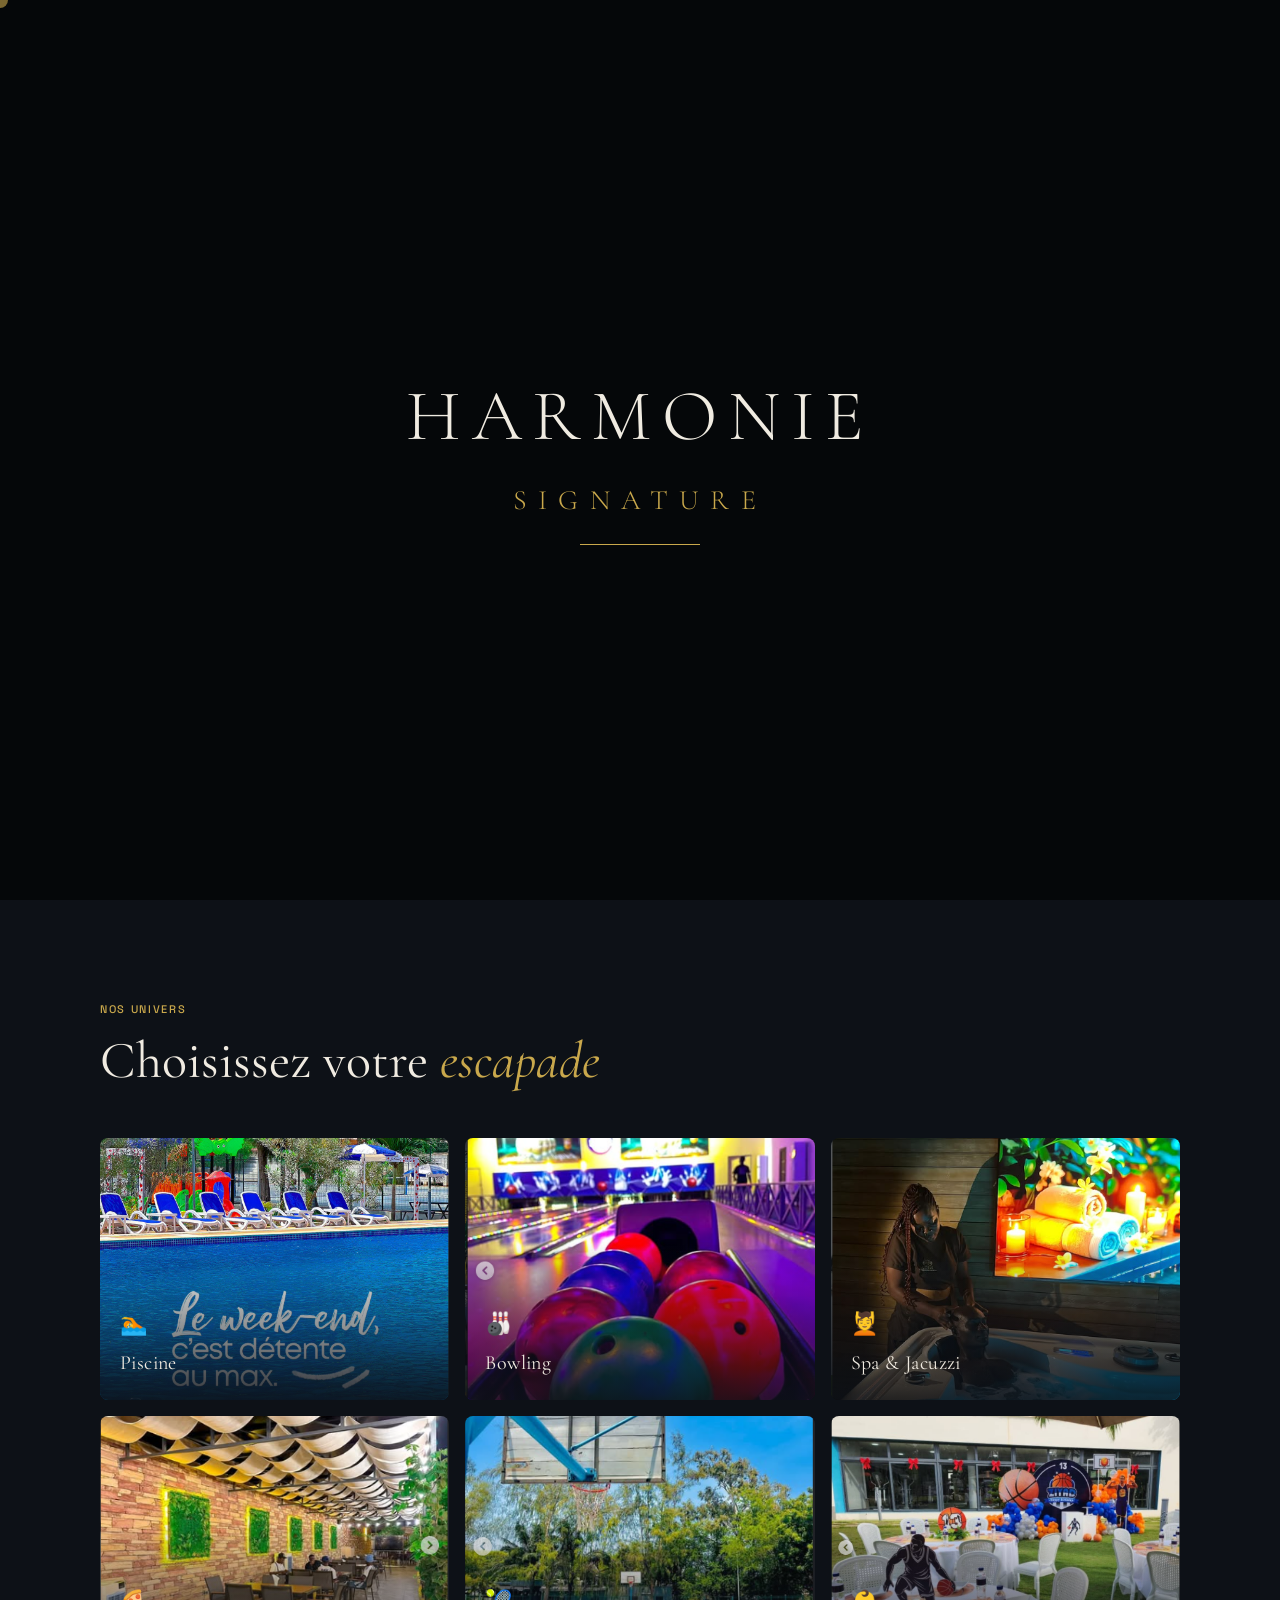
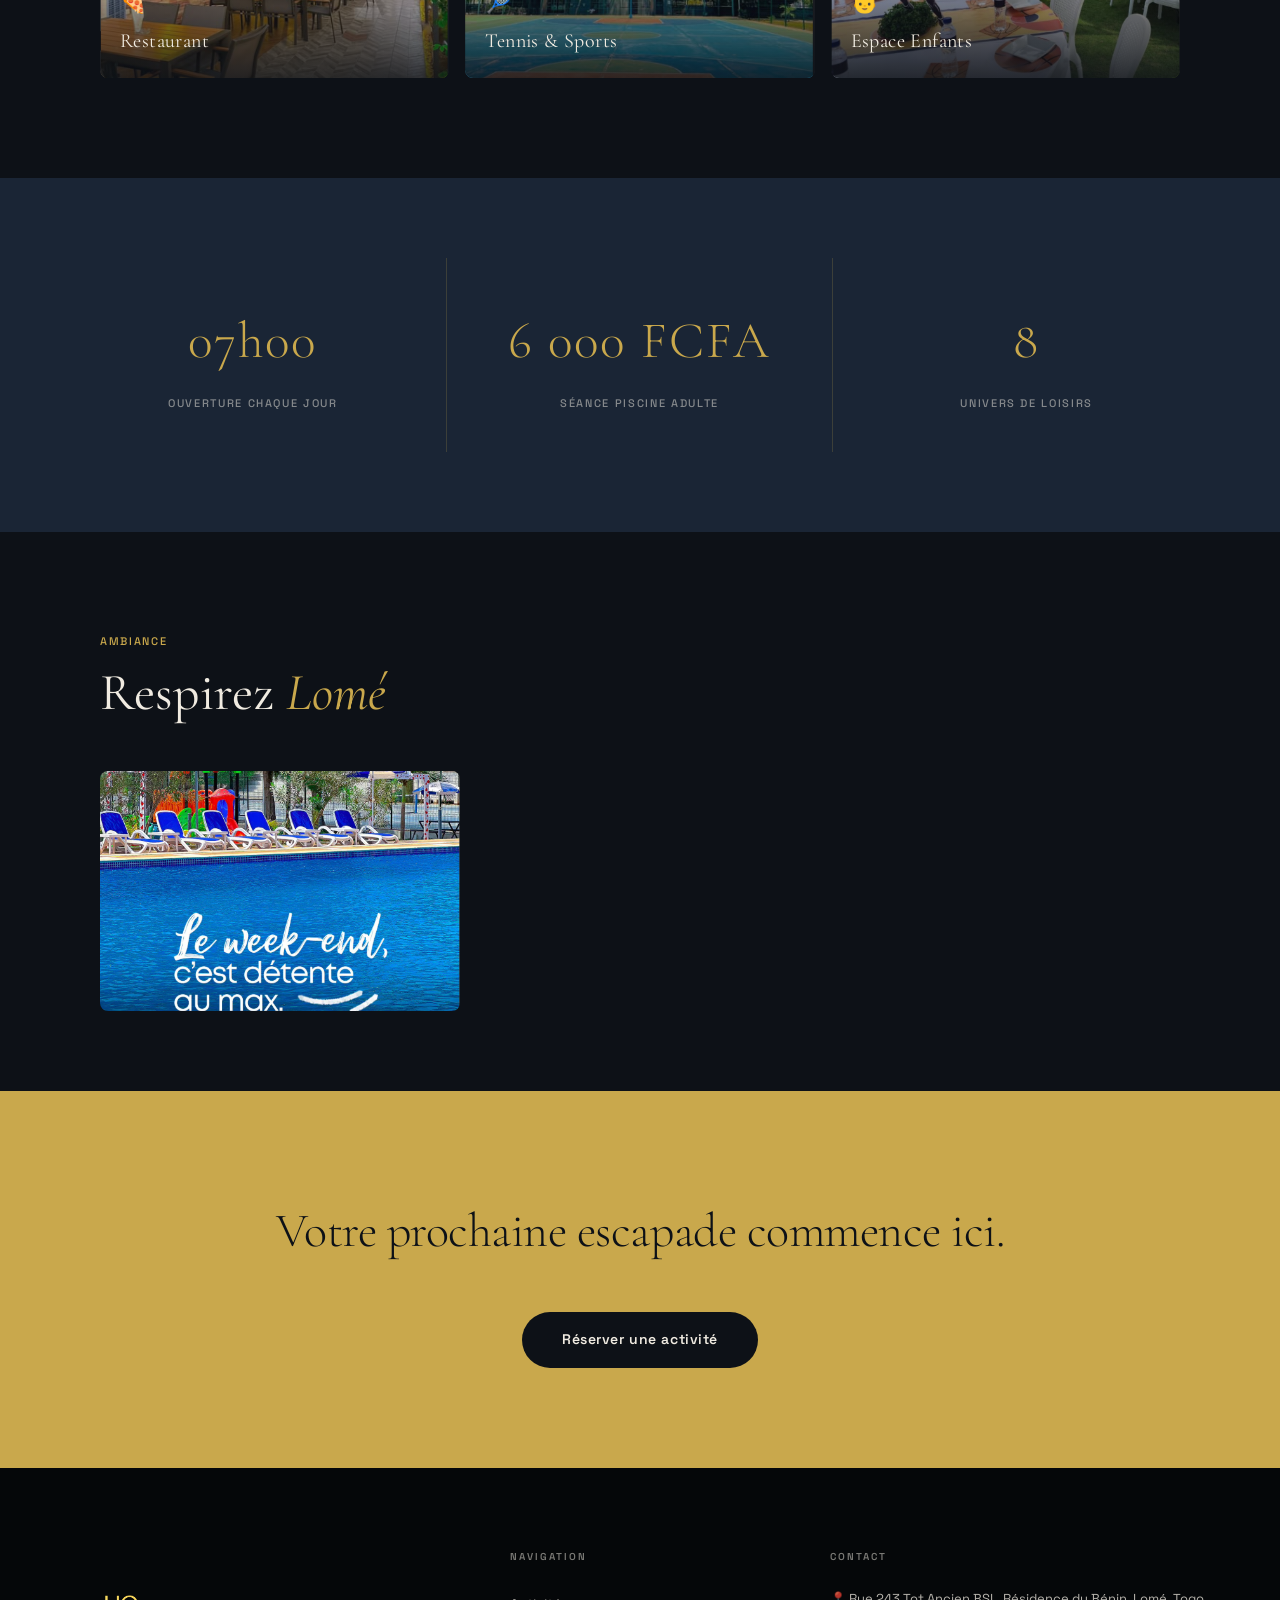
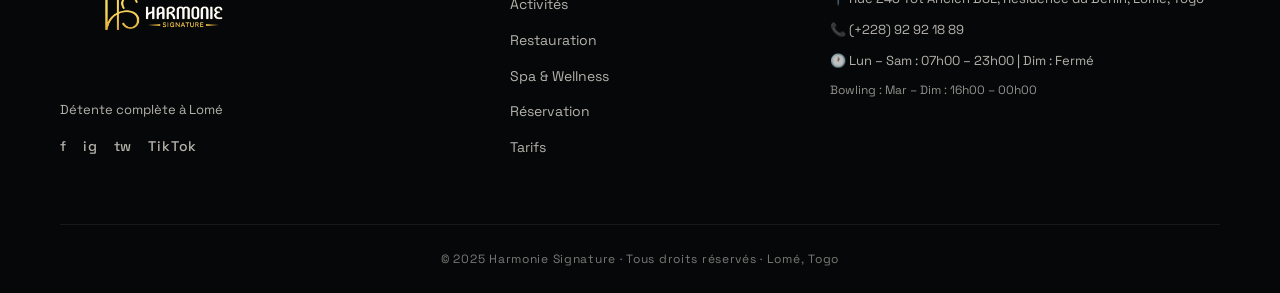
<file: index.html>
<!DOCTYPE html>
<html lang="fr">
<head>
<meta charset="UTF-8">
<meta name="viewport" content="width=device-width, initial-scale=1.0">
<title>Harmonie Signature · Lomé, Togo</title>
<link rel="preconnect" href="https://fonts.googleapis.com">
<link rel="preconnect" href="https://fonts.gstatic.com" crossorigin>
<link href="https://fonts.googleapis.com/css2?family=Cormorant+Garamond:ital,wght@0,300;0,400;0,600;1,300;1,400&family=Space+Grotesk:wght@300;400;500;600&display=swap" rel="stylesheet">
<link rel="stylesheet" href="style.css">
</head>
<body>

<!-- LOADING SCREEN -->
<div id="loader">
  <div class="loader-logo">
    <div class="loader-harmonie">HARMONIE</div>
    <div class="loader-signature">SIGNATURE</div>
    <div class="loader-line"></div>
  </div>
</div>

<!-- NAVIGATION -->
<nav id="navbar">
  <a href="index.html" class="nav-logo" aria-label="Harmonie Signature">
    <img src="img/Logo.png" alt="Harmonie Signature">
  </a>
  <div class="nav-links">
    <a href="index.html" class="active">Accueil</a>
    <a href="activites.html">Activités</a>
    <a href="restauration.html">Restauration</a>
    <a href="spa.html">Spa & Wellness</a>
    <a href="tarifs.html">Tarifs</a>
    <a href="apropos.html">À propos</a>
    <a href="reservation.html" class="btn-reserver">Réserver</a>
  </div>
  <button class="hamburger" id="hamburger" aria-label="Menu">
    <span></span><span></span><span></span>
  </button>
</nav>

<!-- MOBILE MENU -->
<div class="mobile-menu" id="mobileMenu">
  <a href="index.html">Accueil</a>
  <a href="activites.html">Activités</a>
  <a href="restauration.html">Restauration</a>
  <a href="spa.html">Spa & Wellness</a>
  <a href="tarifs.html">Tarifs</a>
  <a href="apropos.html">À propos</a>
  <a href="reservation.html">Réserver</a>
</div>

<!-- HERO -->
<section class="hero">
  <div class="hero-bg">
    <img src="img/Capture d’écran du 2026-04-07 09-09-541.png" alt="Piscine Harmonie Signature" loading="eager">
    <div class="hero-overlay"></div>
  </div>
  <div class="hero-content">
    <h1 class="hero-title">
      <span class="hero-harmonie">HARMONIE</span>
      <span class="hero-sig">SIGNATURE</span>
    </h1>
    <p class="hero-sub">PISCINE · BOWLING · SPA · RESTAURANT · TENNIS · ENFANTS</p>
    <div class="hero-ctas">
      <a href="reservation.html" class="btn-gold">Réserver maintenant →</a>
      <a href="activites.html" class="btn-ghost">Découvrir</a>
    </div>
  </div>
  <div class="hero-scroll">
    <span></span>
  </div>
</section>

<!-- UNIVERS SECTION -->
<section class="section-univers">
  <div class="section-label">NOS UNIVERS</div>
  <h2 class="section-title">Choisissez votre <em>escapade</em></h2>
  <div class="univers-grid">
    <div class="univers-card">
      <img src="img/Capture d’écran du 2026-04-07 09-15-04.png" alt="Piscine">
      <div class="univers-card-overlay">
        <span class="univers-icon">🏊</span>
        <span class="univers-name">Piscine</span>
      </div>
    </div>
    <div class="univers-card">
      <img src="img/Capture d’écran du 2026-04-07 09-32-18.png" alt="Bowling">
      <div class="univers-card-overlay">
        <span class="univers-icon">🎳</span>
        <span class="univers-name">Bowling</span>
      </div>
    </div>
    <div class="univers-card">
      <img src="img/Capture d’écran du 2026-04-07 09-08-47.png" alt="Spa & Jacuzzi">
      <div class="univers-card-overlay">
        <span class="univers-icon">💆</span>
        <span class="univers-name">Spa & Jacuzzi</span>
      </div>
    </div>
    <div class="univers-card">
      <img src="img/Capture d’écran du 2026-04-07 09-13-11.png" alt="Restaurant">
      <div class="univers-card-overlay">
        <span class="univers-icon">🍕</span>
        <span class="univers-name">Restaurant</span>
      </div>
    </div>
    <div class="univers-card">
      <img src="img/Capture d’écran du 2026-04-07 09-09-45.png" alt="Tennis & Sports">
      <div class="univers-card-overlay">
        <span class="univers-icon">🎾</span>
        <span class="univers-name">Tennis & Sports</span>
      </div>
    </div>
    <div class="univers-card">
      <img src="img/Capture d’écran du 2026-04-07 09-13-40.png" alt="Espace Enfants">
      <div class="univers-card-overlay">
        <span class="univers-icon">👶</span>
        <span class="univers-name">Espace Enfants</span>
      </div>
    </div>
  </div>
</section>

<!-- CHIFFRES -->
<section class="section-chiffres">
  <div class="chiffre-item reveal">
    <div class="chiffre-val" data-target="700">07h00</div>
    <div class="chiffre-label">OUVERTURE CHAQUE JOUR</div>
  </div>
  <div class="chiffre-item reveal">
    <div class="chiffre-val">6 000 FCFA</div>
    <div class="chiffre-label">SÉANCE PISCINE ADULTE</div>
  </div>
  <div class="chiffre-item reveal">
    <div class="chiffre-val">8</div>
    <div class="chiffre-label">UNIVERS DE LOISIRS</div>
  </div>
</section>

<!-- GALERIE AMBIANCE -->
<section class="section-ambiance">
  <div class="section-label">AMBIANCE</div>
  <h2 class="section-title">Respirez <em>Lomé</em></h2>
  <div class="galerie-scroll">
    <div class="galerie-track">
      <div class="galerie-img"><img src="img/Capture d’écran du 2026-04-07 09-15-04.png" alt="Piscine"></div>
      <div class="galerie-img"><img src="img/Capture d’écran du 2026-04-07 09-16-34.png" alt="Bowling"></div>
      <div class="galerie-img"><img src="img/Capture d’écran du 2026-04-07 09-12-38.png" alt="Spa"></div>
      <div class="galerie-img"><img src="img/Capture d’écran du 2026-04-07 09-11-50.png" alt="Restaurant"></div>
      <div class="galerie-img"><img src="img/Capture d’écran du 2026-04-07 09-10-25.png" alt="Pool night"></div>
    </div>
  </div>
</section>

<!-- CTA FINAL -->
<section class="section-cta-gold">
  <h2 class="cta-gold-title">Votre prochaine escapade commence ici.</h2>
  <a href="reservation.html" class="btn-dark">Réserver une activité</a>
</section>

<!-- FOOTER -->
<footer id="apropos">
  <div class="footer-inner">
    <div class="footer-col">
      <div class="footer-logo">
        <img src="img/Logo.png" alt="Harmonie Signature">
      </div>
      <p class="footer-tagline">Détente complète à Lomé</p>
      <div class="footer-socials">
        <a href="#" aria-label="Facebook">f</a>
        <a href="#" aria-label="Instagram">ig</a>
        <a href="#" aria-label="Twitter">tw</a>
        <a href="#" aria-label="TikTok">TikTok</a>
      </div>
    </div>
    <div class="footer-col">
      <div class="footer-col-title">NAVIGATION</div>
      <a href="activites.html">Activités</a>
      <a href="restauration.html">Restauration</a>
      <a href="spa.html">Spa & Wellness</a>
      <a href="reservation.html">Réservation</a>
      <a href="tarifs.html">Tarifs</a>
    </div>
    <div class="footer-col">
      <div class="footer-col-title">CONTACT</div>
      <p>📍 Rue 243 Tot Ancien BSL, Résidence du Bénin, Lomé, Togo</p>
      <p>📞 (+228) 92 92 18 89</p>
      <p>🕐 Lun – Sam : 07h00 – 23h00 | Dim : Fermé</p>
      <p style="font-size:12px;opacity:0.6">Bowling : Mar – Dim : 16h00 – 00h00</p>
    </div>
  </div>
  <div class="footer-bottom">
    <p>© 2025 Harmonie Signature · Tous droits réservés · Lomé, Togo</p>
  </div>
</footer>

<!-- WHATSAPP FLOAT -->
<a href="https://wa.me/22892921889" class="whatsapp-float" target="_blank" aria-label="WhatsApp">
  <svg width="24" height="24" viewBox="0 0 24 24" fill="currentColor"><path d="M17.472 14.382c-.297-.149-1.758-.867-2.03-.967-.273-.099-.471-.148-.67.15-.197.297-.767.966-.94 1.164-.173.199-.347.223-.644.075-.297-.15-1.255-.463-2.39-1.475-.883-.788-1.48-1.761-1.653-2.059-.173-.297-.018-.458.13-.606.134-.133.298-.347.446-.52.149-.174.198-.298.298-.497.099-.198.05-.371-.025-.52-.075-.149-.669-1.612-.916-2.207-.242-.579-.487-.5-.669-.51-.173-.008-.371-.01-.57-.01-.198 0-.52.074-.792.372-.272.297-1.04 1.016-1.04 2.479 0 1.462 1.065 2.875 1.213 3.074.149.198 2.096 3.2 5.077 4.487.709.306 1.262.489 1.694.625.712.227 1.36.195 1.871.118.571-.085 1.758-.719 2.006-1.413.248-.694.248-1.289.173-1.413-.074-.124-.272-.198-.57-.347m-5.421 7.403h-.004a9.87 9.87 0 01-5.031-1.378l-.361-.214-3.741.982.998-3.648-.235-.374a9.86 9.86 0 01-1.51-5.26c.001-5.45 4.436-9.884 9.888-9.884 2.64 0 5.122 1.03 6.988 2.898a9.825 9.825 0 012.893 6.994c-.003 5.45-4.437 9.884-9.885 9.884m8.413-18.297A11.815 11.815 0 0012.05 0C5.495 0 .16 5.335.157 11.892c0 2.096.547 4.142 1.588 5.945L.057 24l6.305-1.654a11.882 11.882 0 005.683 1.448h.005c6.554 0 11.89-5.335 11.893-11.893a11.821 11.821 0 00-3.48-8.413z"/></svg>
</a>

<!-- CURSOR -->
<div class="custom-cursor" id="cursor"></div>

<script src="main.js"></script>
</body>
</html>
</file>
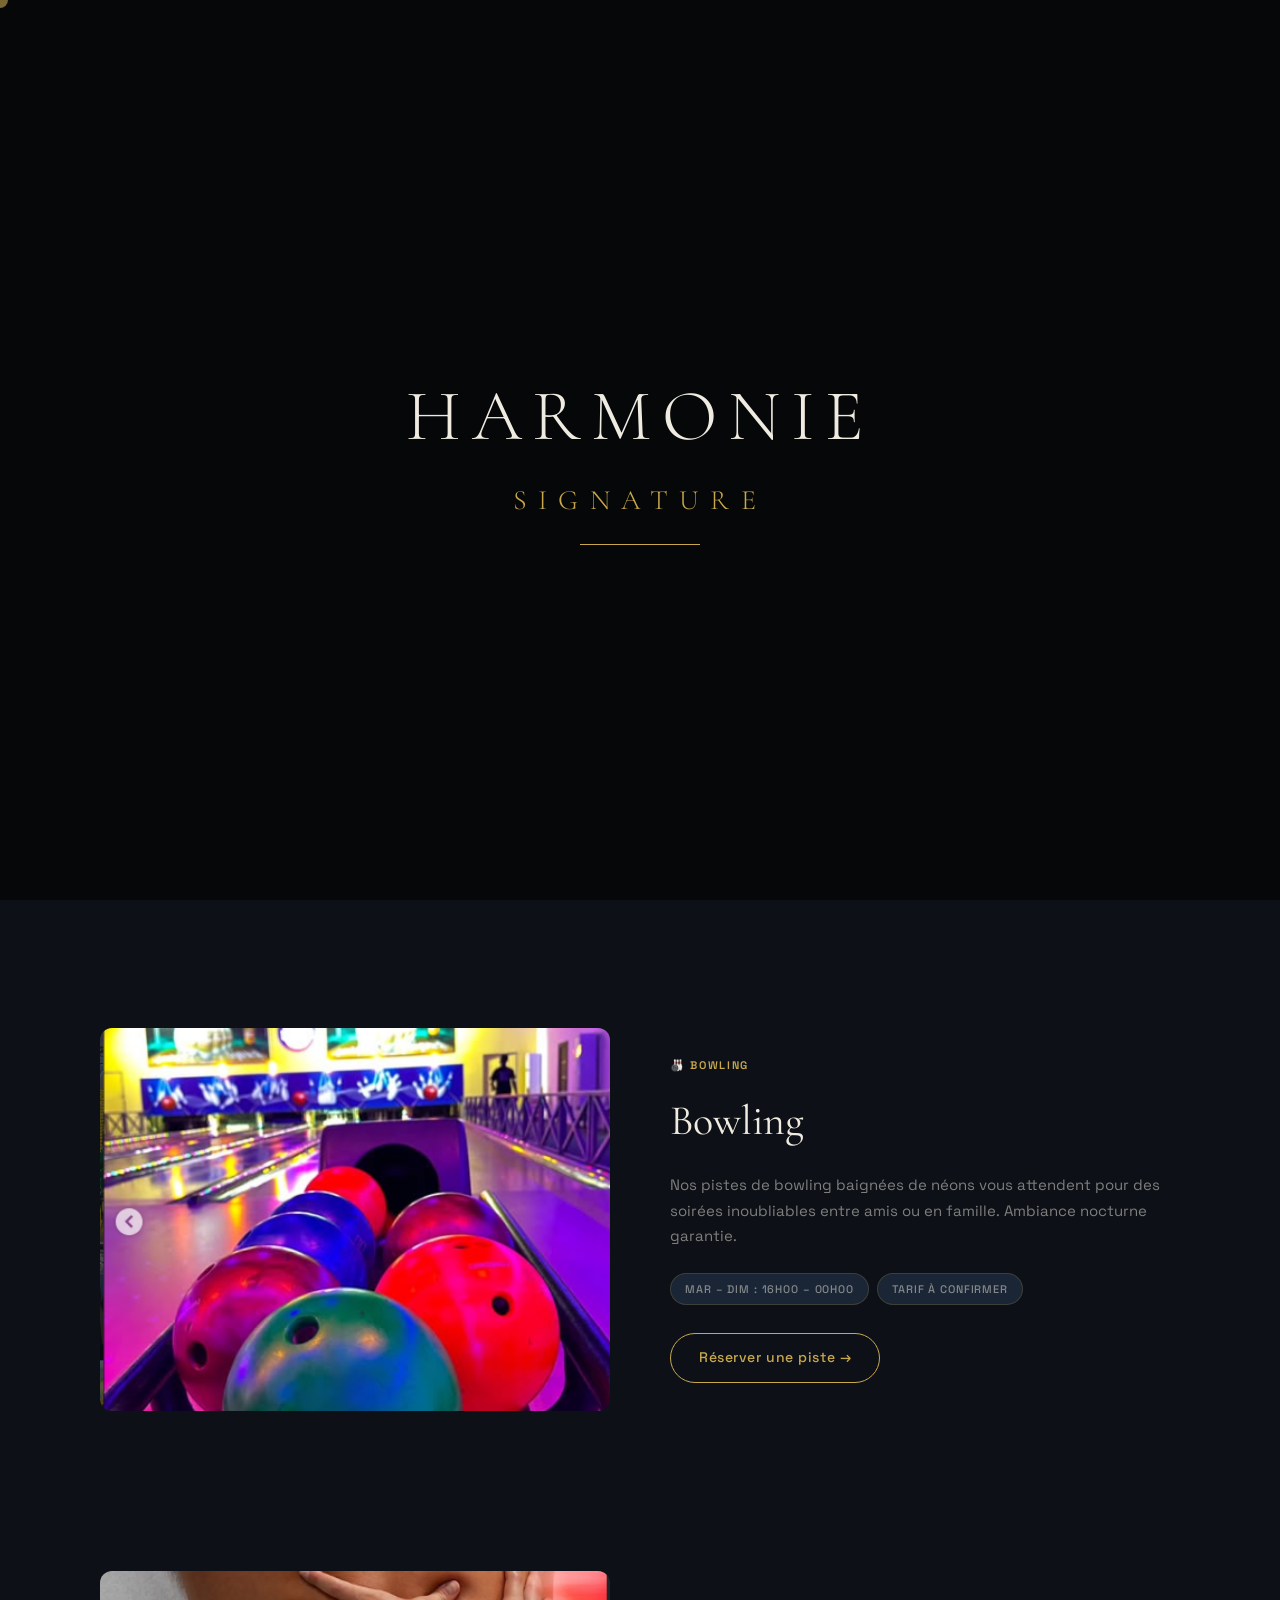
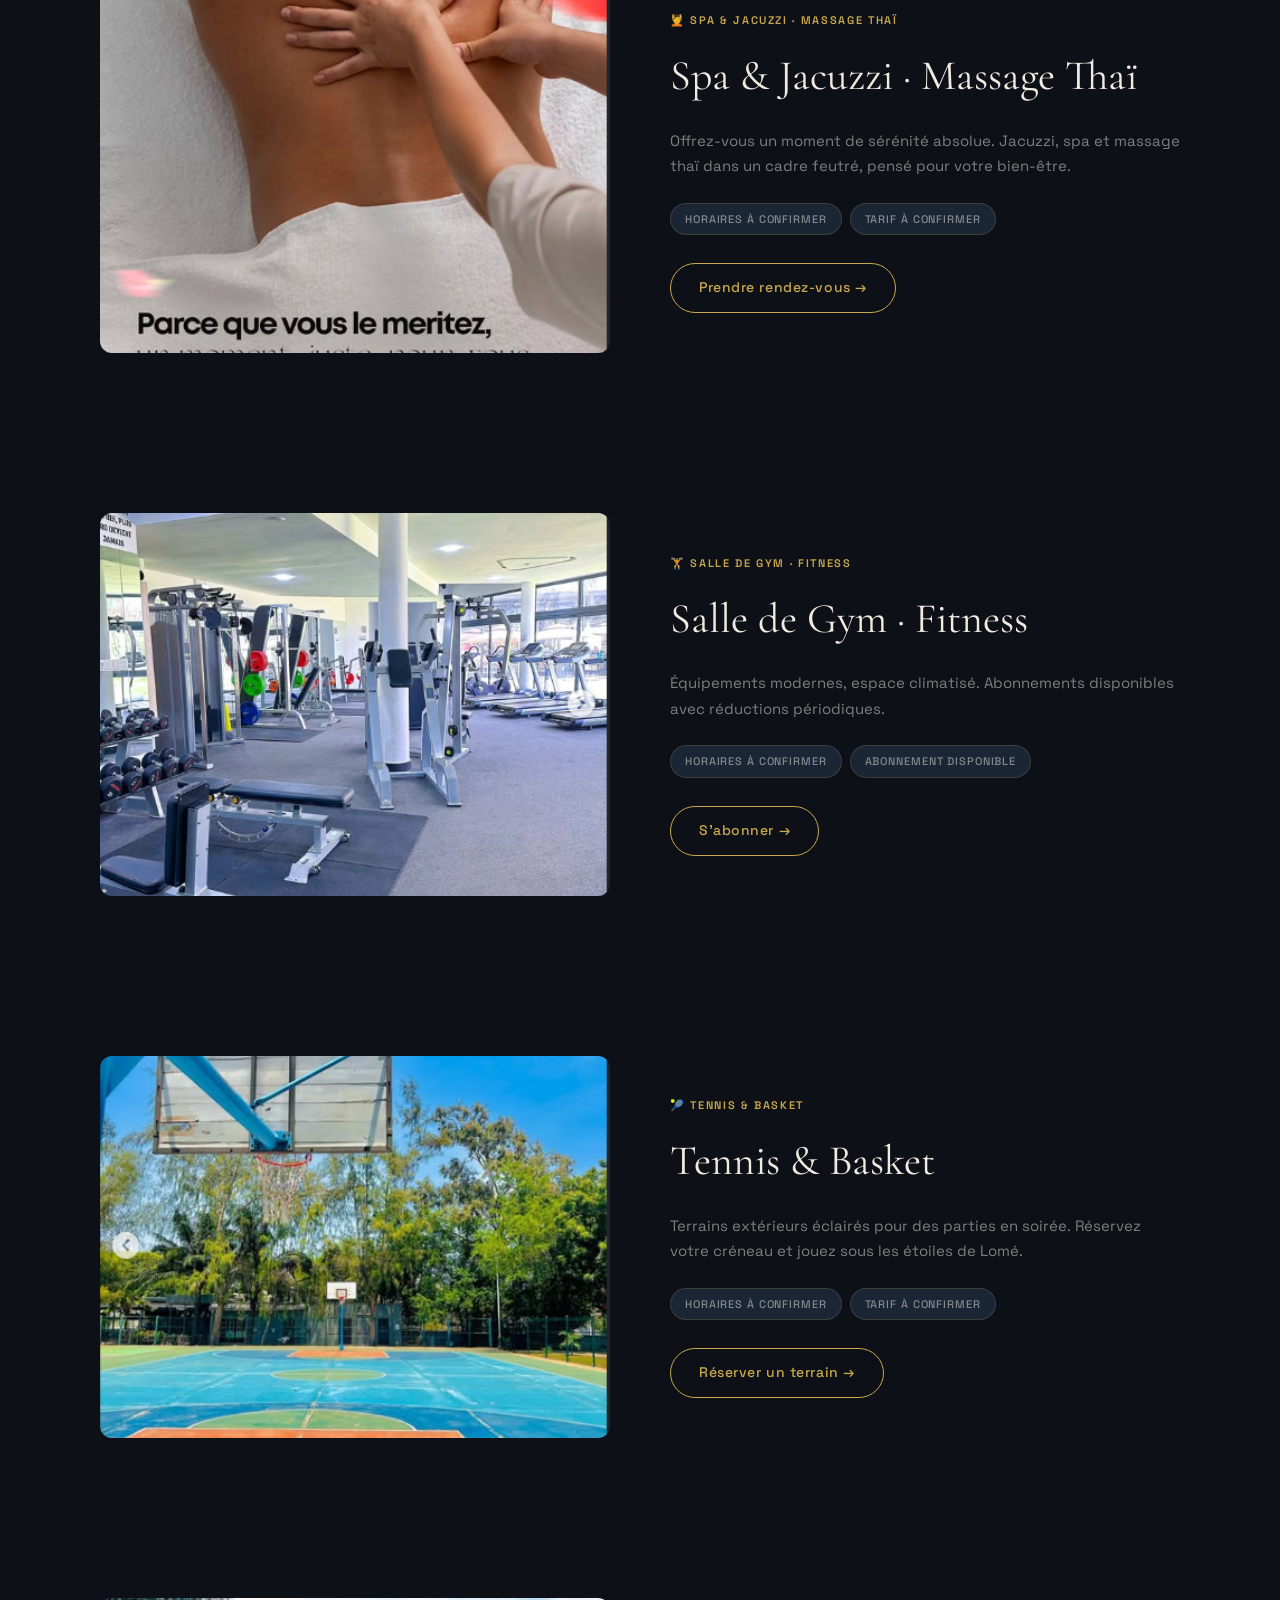
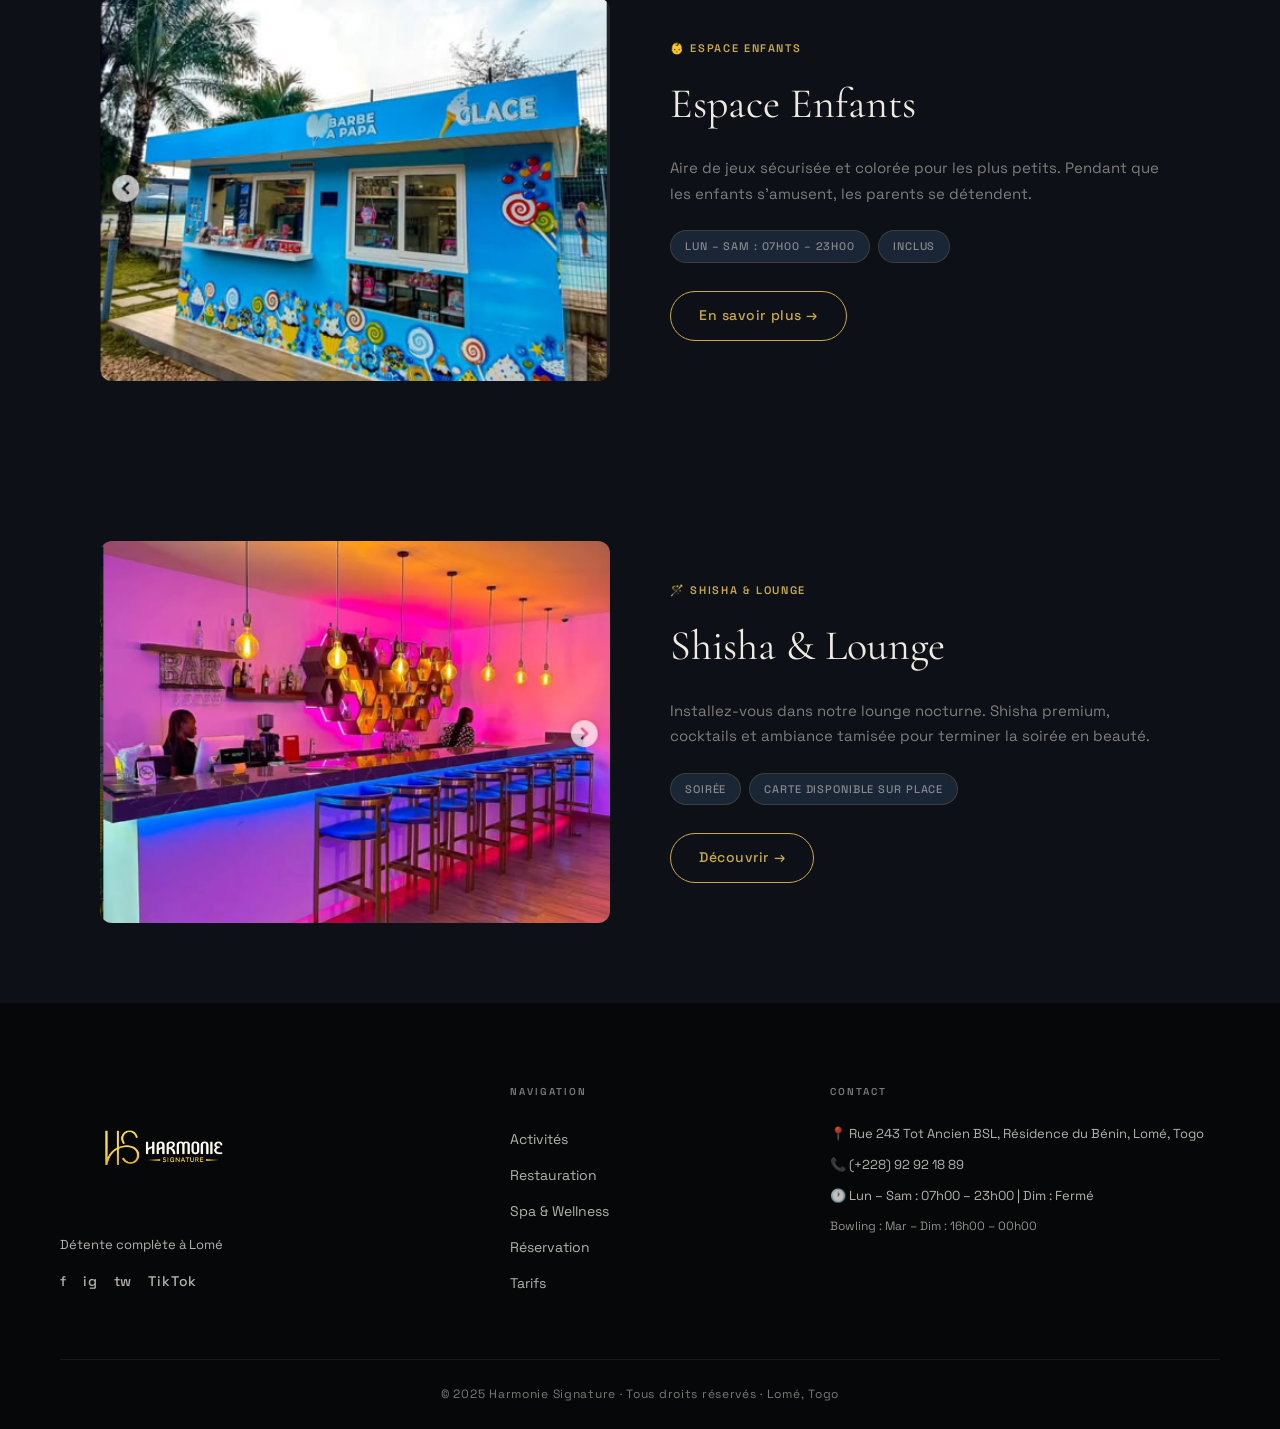
<file: activites.html>
<!DOCTYPE html>
<html lang="fr">
<head>
<meta charset="UTF-8">
<meta name="viewport" content="width=device-width, initial-scale=1.0">
<title>Activités · Harmonie Signature</title>
<link href="https://fonts.googleapis.com/css2?family=Cormorant+Garamond:ital,wght@0,300;0,400;0,600;1,300;1,400&family=Space+Grotesk:wght@300;400;500;600&display=swap" rel="stylesheet">
<link rel="stylesheet" href="style.css">
</head>
<body>

<div id="loader">
  <div class="loader-logo">
    <div class="loader-harmonie">HARMONIE</div>
    <div class="loader-signature">SIGNATURE</div>
    <div class="loader-line"></div>
  </div>
</div>

<nav id="navbar">
  <a href="index.html" class="nav-logo" aria-label="Harmonie Signature">
    <img src="img/Logo.png" alt="Harmonie Signature">
  </a>
  <div class="nav-links">
    <a href="index.html">Accueil</a>
    <a href="activites.html" class="active">Activités</a>
    <a href="restauration.html">Restauration</a>
    <a href="spa.html">Spa & Wellness</a>
    <a href="tarifs.html">Tarifs</a>
    <a href="apropos.html">À propos</a>
    <a href="reservation.html" class="btn-reserver">Réserver</a>
  </div>
  <button class="hamburger" id="hamburger"><span></span><span></span><span></span></button>
</nav>

<div class="mobile-menu" id="mobileMenu">
  <a href="index.html">Accueil</a>
  <a href="activites.html">Activités</a>
  <a href="restauration.html">Restauration</a>
  <a href="spa.html">Spa & Wellness</a>
  <a href="tarifs.html">Tarifs</a>
  <a href="apropos.html">À propos</a>
  <a href="reservation.html">Réserver</a>
</div>

<div class="page-header">
  <div class="page-header-label">ACTIVITÉS</div>
  <h1 class="page-header-title">Choisissez votre <em>terrain</em></h1>
  <p class="page-header-desc">Huit univers de loisirs réunis en un seul lieu. Du sport à la détente, de la gastronomie aux soirées bowling — Harmonie Signature est votre parenthèse à Lomé.</p>
</div>

<!-- PISCINE -->
<div class="activite-block reveal">
  <div class="activite-img">
    <img src="img/Capture d’écran du 2026-04-07 09-10-25.png" alt="Piscine" loading="lazy">
  </div>
  <div class="activite-content">
    <div class="activite-label">🏊 PISCINE</div>
    <h2 class="activite-title">Piscine</h2>
    <p class="activite-desc">Plongez dans notre piscine olympique aux eaux cristallines. Un espace de détente absolue pour toute la famille, ouverte du lundi au samedi.</p>
    <div class="activite-badges">
      <span class="activite-badge">Lun – Sam : 07h00 – 23h00</span>
      <span class="activite-badge">6 000 FCFA / Adulte</span>
    </div>
    <a href="reservation.html" class="btn-outline-gold">Réserver un créneau →</a>
  </div>
</div>

<!-- BOWLING -->
<div class="activite-block reveal">
  <div class="activite-content">
    <div class="activite-label">🎳 BOWLING</div>
    <h2 class="activite-title">Bowling</h2>
    <p class="activite-desc">Nos pistes de bowling baignées de néons vous attendent pour des soirées inoubliables entre amis ou en famille. Ambiance nocturne garantie.</p>
    <div class="activite-badges">
      <span class="activite-badge">Mar – Dim : 16h00 – 00h00</span>
      <span class="activite-badge">Tarif à confirmer</span>
    </div>
    <a href="reservation.html" class="btn-outline-gold">Réserver une piste →</a>
  </div>
  <div class="activite-img">
    <img src="img/Capture d’écran du 2026-04-07 09-32-18.png" alt="Bowling" loading="lazy">
  </div>
</div>

<!-- SPA -->
<div class="activite-block reveal">
  <div class="activite-img">
    <img src="img/Capture d’écran du 2026-04-07 09-11-41.png" alt="Spa & Jacuzzi" loading="lazy">
  </div>
  <div class="activite-content">
    <div class="activite-label">💆 SPA & JACUZZI · MASSAGE THAÏ</div>
    <h2 class="activite-title">Spa & Jacuzzi · Massage Thaï</h2>
    <p class="activite-desc">Offrez-vous un moment de sérénité absolue. Jacuzzi, spa et massage thaï dans un cadre feutré, pensé pour votre bien-être.</p>
    <div class="activite-badges">
      <span class="activite-badge">Horaires à confirmer</span>
      <span class="activite-badge">Tarif à confirmer</span>
    </div>
    <a href="spa.html" class="btn-outline-gold">Prendre rendez-vous →</a>
  </div>
</div>

<!-- GYM -->
<div class="activite-block reveal">
  <div class="activite-content">
    <div class="activite-label">🏋️ SALLE DE GYM · FITNESS</div>
    <h2 class="activite-title">Salle de Gym · Fitness</h2>
    <p class="activite-desc">Équipements modernes, espace climatisé. Abonnements disponibles avec réductions périodiques.</p>
    <div class="activite-badges">
      <span class="activite-badge">Horaires à confirmer</span>
      <span class="activite-badge">Abonnement disponible</span>
    </div>
    <a href="reservation.html" class="btn-outline-gold">S'abonner →</a>
  </div>
  <div class="activite-img">
    <img src="img/Capture d’écran du 2026-04-07 09-12-32.png" alt="Salle de Gym" loading="lazy">
  </div>
</div>

<!-- TENNIS & BASKET -->
<div class="activite-block reveal">
  <div class="activite-img">
    <img src="img/Capture d’écran du 2026-04-07 09-09-45.png" alt="Tennis" loading="lazy">
  </div>
  <div class="activite-content">
    <div class="activite-label">🎾 TENNIS & BASKET</div>
    <h2 class="activite-title">Tennis & Basket</h2>
    <p class="activite-desc">Terrains extérieurs éclairés pour des parties en soirée. Réservez votre créneau et jouez sous les étoiles de Lomé.</p>
    <div class="activite-badges">
      <span class="activite-badge">Horaires à confirmer</span>
      <span class="activite-badge">Tarif à confirmer</span>
    </div>
    <a href="reservation.html" class="btn-outline-gold">Réserver un terrain →</a>
  </div>
</div>

<!-- ESPACE ENFANTS -->
<div class="activite-block reveal">
  <div class="activite-content">
    <div class="activite-label">👶 ESPACE ENFANTS</div>
    <h2 class="activite-title">Espace Enfants</h2>
    <p class="activite-desc">Aire de jeux sécurisée et colorée pour les plus petits. Pendant que les enfants s'amusent, les parents se détendent.</p>
    <div class="activite-badges">
      <span class="activite-badge">Lun – Sam : 07h00 – 23h00</span>
      <span class="activite-badge">Inclus</span>
    </div>
    <a href="apropos.html" class="btn-outline-gold">En savoir plus →</a>
  </div>
  <div class="activite-img">
    <img src="img/Capture d’écran du 2026-04-07 09-12-13.png" alt="Espace Enfants" loading="lazy">
  </div>
</div>

<!-- SHISHA & LOUNGE -->
<div class="activite-block reveal">
  <div class="activite-img">
    <img src="img/Capture d’écran du 2026-04-07 09-16-34.png" alt="Shisha & Lounge" loading="lazy">
  </div>
  <div class="activite-content">
    <div class="activite-label">🪄 SHISHA & LOUNGE</div>
    <h2 class="activite-title">Shisha & Lounge</h2>
    <p class="activite-desc">Installez-vous dans notre lounge nocturne. Shisha premium, cocktails et ambiance tamisée pour terminer la soirée en beauté.</p>
    <div class="activite-badges">
      <span class="activite-badge">Soirée</span>
      <span class="activite-badge">Carte disponible sur place</span>
    </div>
    <a href="reservation.html" class="btn-outline-gold">Découvrir →</a>
  </div>
</div>

<!-- FOOTER -->
<footer>
  <div class="footer-inner">
    <div class="footer-col">
      <div class="footer-logo">
        <img src="img/Logo.png" alt="Harmonie Signature">
      </div>
      <p class="footer-tagline">Détente complète à Lomé</p>
      <div class="footer-socials">
        <a href="#">f</a><a href="#">ig</a><a href="#">tw</a><a href="#">TikTok</a>
      </div>
    </div>
    <div class="footer-col">
      <div class="footer-col-title">NAVIGATION</div>
      <a href="activites.html">Activités</a>
      <a href="restauration.html">Restauration</a>
      <a href="spa.html">Spa & Wellness</a>
      <a href="reservation.html">Réservation</a>
      <a href="tarifs.html">Tarifs</a>
    </div>
    <div class="footer-col">
      <div class="footer-col-title">CONTACT</div>
      <p>📍 Rue 243 Tot Ancien BSL, Résidence du Bénin, Lomé, Togo</p>
      <p>📞 (+228) 92 92 18 89</p>
      <p>🕐 Lun – Sam : 07h00 – 23h00 | Dim : Fermé</p>
      <p style="font-size:12px;opacity:0.6">Bowling : Mar – Dim : 16h00 – 00h00</p>
    </div>
  </div>
  <div class="footer-bottom">
    <p>© 2025 Harmonie Signature · Tous droits réservés · Lomé, Togo</p>
  </div>
</footer>

<a href="https://wa.me/22892921889" class="whatsapp-float" target="_blank">
  <svg width="24" height="24" viewBox="0 0 24 24" fill="currentColor"><path d="M17.472 14.382c-.297-.149-1.758-.867-2.03-.967-.273-.099-.471-.148-.67.15-.197.297-.767.966-.94 1.164-.173.199-.347.223-.644.075-.297-.15-1.255-.463-2.39-1.475-.883-.788-1.48-1.761-1.653-2.059-.173-.297-.018-.458.13-.606.134-.133.298-.347.446-.52.149-.174.198-.298.298-.497.099-.198.05-.371-.025-.52-.075-.149-.669-1.612-.916-2.207-.242-.579-.487-.5-.669-.51-.173-.008-.371-.01-.57-.01-.198 0-.52.074-.792.372-.272.297-1.04 1.016-1.04 2.479 0 1.462 1.065 2.875 1.213 3.074.149.198 2.096 3.2 5.077 4.487.709.306 1.262.489 1.694.625.712.227 1.36.195 1.871.118.571-.085 1.758-.719 2.006-1.413.248-.694.248-1.289.173-1.413-.074-.124-.272-.198-.57-.347m-5.421 7.403h-.004a9.87 9.87 0 01-5.031-1.378l-.361-.214-3.741.982.998-3.648-.235-.374a9.86 9.86 0 01-1.51-5.26c.001-5.45 4.436-9.884 9.888-9.884 2.64 0 5.122 1.03 6.988 2.898a9.825 9.825 0 012.893 6.994c-.003 5.45-4.437 9.884-9.885 9.884m8.413-18.297A11.815 11.815 0 0012.05 0C5.495 0 .16 5.335.157 11.892c0 2.096.547 4.142 1.588 5.945L.057 24l6.305-1.654a11.882 11.882 0 005.683 1.448h.005c6.554 0 11.89-5.335 11.893-11.893a11.821 11.821 0 00-3.48-8.413z"/></svg>
</a>
<div class="custom-cursor" id="cursor"></div>
<script src="main.js"></script>
</body>
</html>
</file>
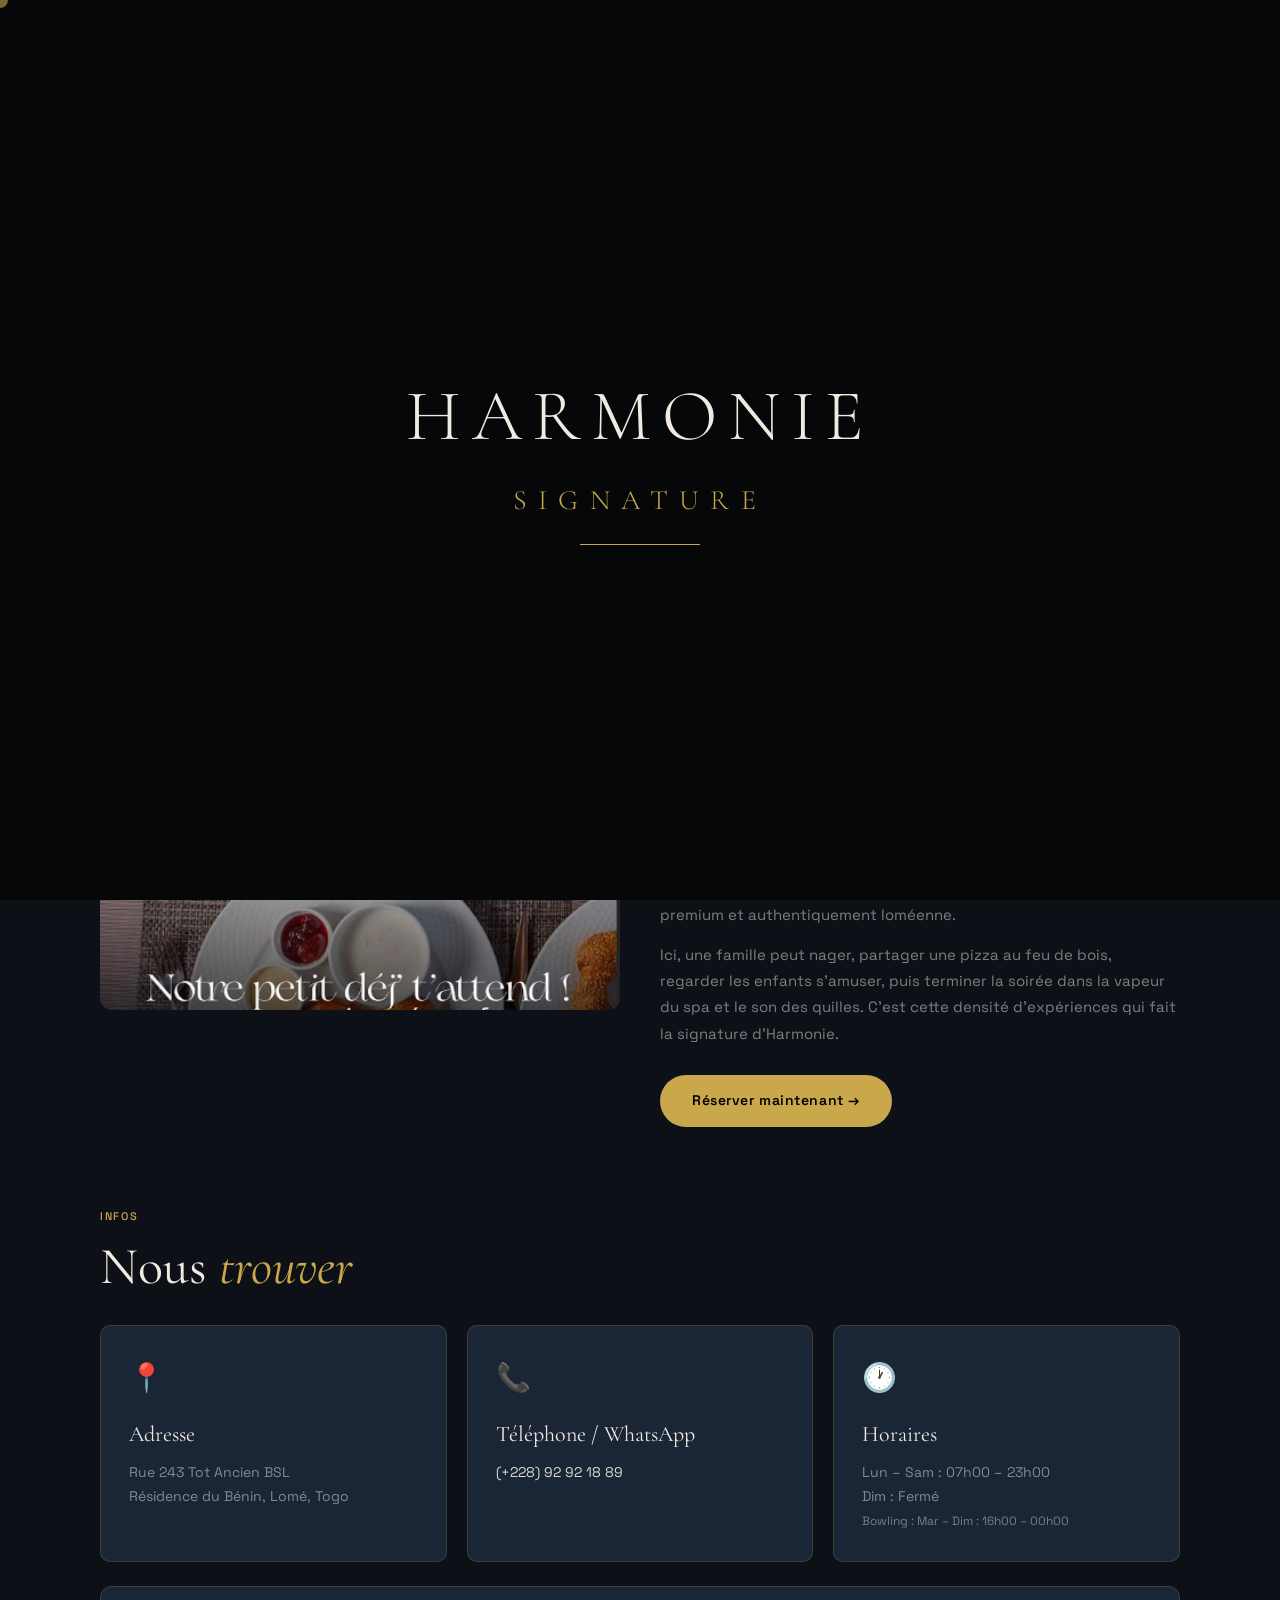
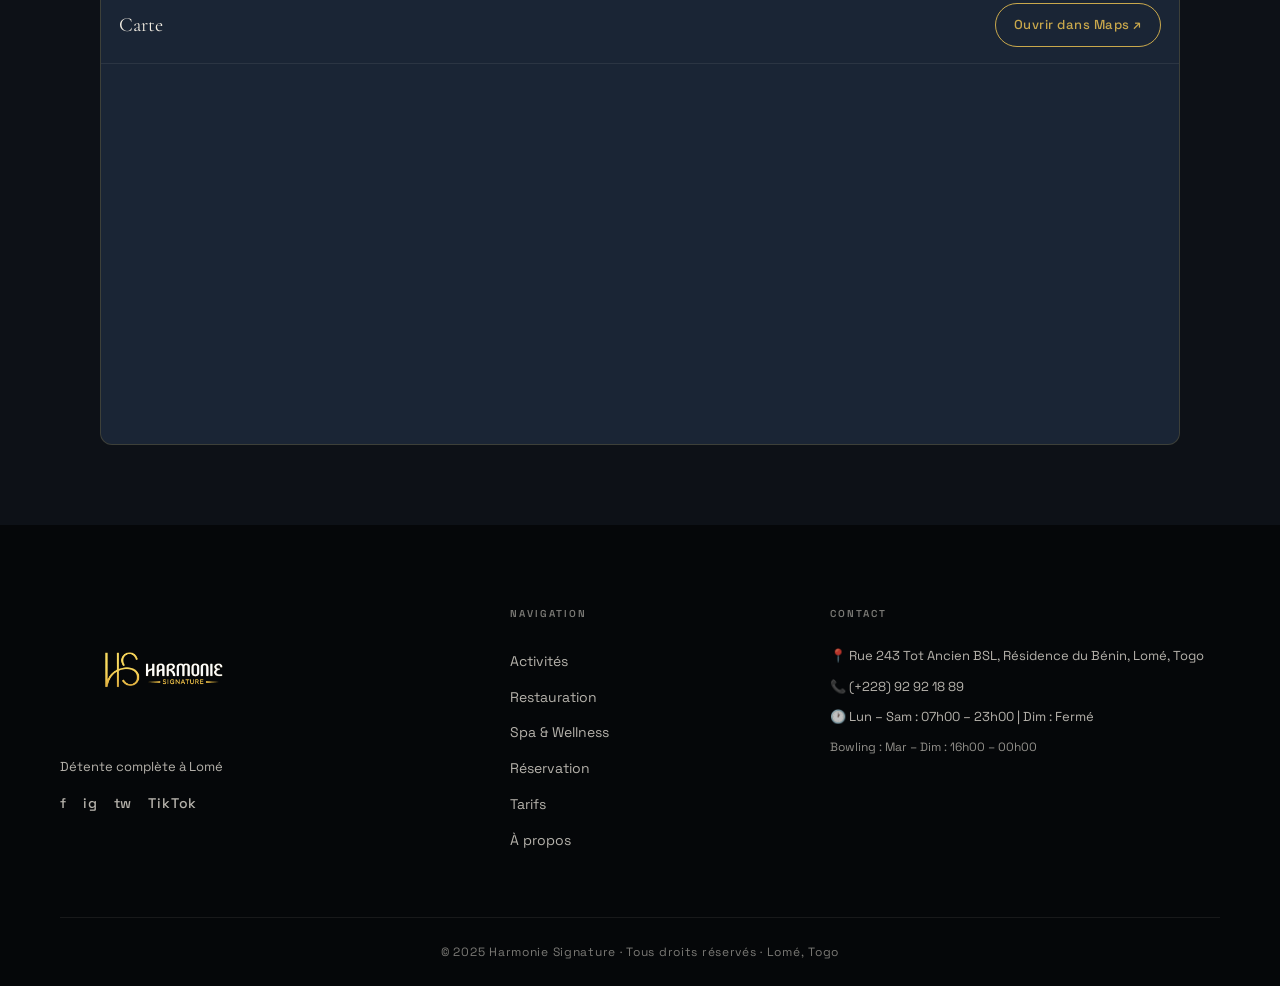
<file: apropos.html>
<!DOCTYPE html>
<html lang="fr">
<head>
<meta charset="UTF-8">
<meta name="viewport" content="width=device-width, initial-scale=1.0">
<title>À propos · Harmonie Signature</title>
<link rel="preconnect" href="https://fonts.googleapis.com">
<link rel="preconnect" href="https://fonts.gstatic.com" crossorigin>
<link href="https://fonts.googleapis.com/css2?family=Cormorant+Garamond:ital,wght@0,300;0,400;0,600;1,300;1,400&family=Space+Grotesk:wght@300;400;500;600&display=swap" rel="stylesheet">
<link rel="stylesheet" href="style.css">
</head>
<body>

<!-- LOADING SCREEN -->
<div id="loader">
  <div class="loader-logo">
    <div class="loader-harmonie">HARMONIE</div>
    <div class="loader-signature">SIGNATURE</div>
    <div class="loader-line"></div>
  </div>
</div>

<!-- NAVIGATION -->
<nav id="navbar">
  <a href="index.html" class="nav-logo" aria-label="Harmonie Signature">
    <img src="img/Logo.png" alt="Harmonie Signature">
  </a>
  <div class="nav-links">
    <a href="index.html">Accueil</a>
    <a href="activites.html">Activités</a>
    <a href="restauration.html">Restauration</a>
    <a href="spa.html">Spa & Wellness</a>
    <a href="tarifs.html">Tarifs</a>
    <a href="apropos.html" class="active">À propos</a>
    <a href="reservation.html" class="btn-reserver">Réserver</a>
  </div>
  <button class="hamburger" id="hamburger" aria-label="Menu">
    <span></span><span></span><span></span>
  </button>
</nav>

<!-- MOBILE MENU -->
<div class="mobile-menu" id="mobileMenu">
  <a href="index.html">Accueil</a>
  <a href="activites.html">Activités</a>
  <a href="restauration.html">Restauration</a>
  <a href="spa.html">Spa & Wellness</a>
  <a href="tarifs.html">Tarifs</a>
  <a href="apropos.html">À propos</a>
  <a href="reservation.html">Réserver</a>
</div>

<!-- HERO -->
<div class="page-hero">
  <div class="page-hero-bg">
    <img src="img/Capture d’écran du 2026-04-07 09-16-21.png" alt="Harmonie Signature" loading="eager">
  </div>
  <div class="page-hero-overlay"></div>
  <div class="page-hero-content">
    <div class="page-hero-label">À PROPOS</div>
    <h1 class="page-hero-title">L’âme du <em>complexe</em></h1>
  </div>
</div>

<!-- CONTENT -->
<div class="content-section">
  <div class="resto-layout">
    <div class="resto-img">
      <img src="img/Capture d’écran du 2026-04-07 09-11-50.png" alt="Ambiance Harmonie Signature" loading="lazy">
    </div>
    <div>
      <div class="section-label">À PROPOS</div>
      <h2 class="section-title">Une parenthèse à <em>Lomé</em></h2>
      <p class="page-header-desc" style="max-width:680px;margin-top:18px">
        Harmonie Signature est bien plus qu'un complexe de loisirs. Niché au cœur du quartier La Caisse / Résidence du Bénin à Lomé, c’est un lieu pensé pour vivre plusieurs expériences, dans un même espace.
      </p>
      <div style="margin-top:18px;color:var(--muted);font-size:15px;line-height:1.75">
        <p style="margin-bottom:14px">
          De la piscine aux eaux cristallines au bowling nocturne, du restaurant italien au spa apaisant, en passant par les terrains de tennis éclairés et l’espace enfants — chaque recoin vise une expérience complète, premium et authentiquement loméenne.
        </p>
        <p>
          Ici, une famille peut nager, partager une pizza au feu de bois, regarder les enfants s’amuser, puis terminer la soirée dans la vapeur du spa et le son des quilles. C’est cette densité d’expériences qui fait la signature d’Harmonie.
        </p>
      </div>
      <div style="margin-top:28px">
        <a href="reservation.html" class="btn-gold">Réserver maintenant →</a>
      </div>
    </div>
  </div>
</div>

<div class="content-section" style="padding-top:0">
  <div class="section-label">INFOS</div>
  <h2 class="section-title">Nous <em>trouver</em></h2>

  <div class="card-grid" style="margin-top:28px">
    <div class="card">
      <div class="card-icon">📍</div>
      <div class="card-title">Adresse</div>
      <div style="color:var(--muted);font-size:14px;line-height:1.7">
        Rue 243 Tot Ancien BSL<br>
        Résidence du Bénin, Lomé, Togo
      </div>
    </div>
    <div class="card">
      <div class="card-icon">📞</div>
      <div class="card-title">Téléphone / WhatsApp</div>
      <div style="color:var(--muted);font-size:14px;line-height:1.7">
        <a href="https://wa.me/22892921889" style="color:var(--text);opacity:0.9">(+228) 92 92 18 89</a>
      </div>
    </div>
    <div class="card">
      <div class="card-icon">🕐</div>
      <div class="card-title">Horaires</div>
      <div style="color:var(--muted);font-size:14px;line-height:1.7">
        Lun – Sam : 07h00 – 23h00<br>
        Dim : Fermé<br>
        <span style="font-size:12px;opacity:0.9">Bowling : Mar – Dim : 16h00 – 00h00</span>
      </div>
    </div>
  </div>

  <div style="margin-top:24px;background:var(--bg2);border:1px solid var(--border);border-radius:12px;overflow:hidden">
    <div style="display:flex;align-items:center;justify-content:space-between;gap:12px;padding:16px 18px;border-bottom:1px solid rgba(240,235,225,0.08)">
      <div style="font-family:var(--font-display);font-size:20px;font-weight:400">Carte</div>
      <a href="https://maps.google.com/?q=Harmonie+Signature+Lomé+Togo" target="_blank" class="btn-outline-gold" style="padding:10px 18px;font-size:13px">Ouvrir dans Maps ↗</a>
    </div>
    <iframe
      src="https://www.google.com/maps/embed?pb=!1m18!1m12!1m3!1d3966.7!2d1.2253!3d6.1375!2m3!1f0!2f0!3f0!3m2!1i1024!2i768!4f13.1!3m3!1m2!1s0x0%3A0x0!2zNsKwMDgnMTUuMCJOIDHCsDEzJzMxLjEiRQ!5e0!3m2!1sfr!2stg!4v1617000000000!5m2!1sfr!2stg"
      title="Harmonie Signature sur la carte"
      loading="lazy"
      referrerpolicy="no-referrer-when-downgrade"
      style="width:100%;height:380px;border:0;display:block;filter:saturate(0.7) contrast(1.1)"
    ></iframe>
  </div>
</div>

<!-- FOOTER -->
<footer>
  <div class="footer-inner">
    <div class="footer-col">
      <div class="footer-logo">
        <img src="img/Logo.png" alt="Harmonie Signature">
      </div>
      <p class="footer-tagline">Détente complète à Lomé</p>
      <div class="footer-socials">
        <a href="#" aria-label="Facebook">f</a>
        <a href="#" aria-label="Instagram">ig</a>
        <a href="#" aria-label="Twitter">tw</a>
        <a href="#" aria-label="TikTok">TikTok</a>
      </div>
    </div>
    <div class="footer-col">
      <div class="footer-col-title">NAVIGATION</div>
      <a href="activites.html">Activités</a>
      <a href="restauration.html">Restauration</a>
      <a href="spa.html">Spa & Wellness</a>
      <a href="reservation.html">Réservation</a>
      <a href="tarifs.html">Tarifs</a>
      <a href="apropos.html">À propos</a>
    </div>
    <div class="footer-col">
      <div class="footer-col-title">CONTACT</div>
      <p>📍 Rue 243 Tot Ancien BSL, Résidence du Bénin, Lomé, Togo</p>
      <p>📞 (+228) 92 92 18 89</p>
      <p>🕐 Lun – Sam : 07h00 – 23h00 | Dim : Fermé</p>
      <p style="font-size:12px;opacity:0.6">Bowling : Mar – Dim : 16h00 – 00h00</p>
    </div>
  </div>
  <div class="footer-bottom">
    <p>© 2025 Harmonie Signature · Tous droits réservés · Lomé, Togo</p>
  </div>
</footer>

<!-- WHATSAPP FLOAT -->
<a href="https://wa.me/22892921889" class="whatsapp-float" target="_blank" aria-label="WhatsApp">
  <svg width="24" height="24" viewBox="0 0 24 24" fill="currentColor"><path d="M17.472 14.382c-.297-.149-1.758-.867-2.03-.967-.273-.099-.471-.148-.67.15-.197.297-.767.966-.94 1.164-.173.199-.347.223-.644.075-.297-.15-1.255-.463-2.39-1.475-.883-.788-1.48-1.761-1.653-2.059-.173-.297-.018-.458.13-.606.134-.133.298-.347.446-.52.149-.174.198-.298.298-.497.099-.198.05-.371-.025-.52-.075-.149-.669-1.612-.916-2.207-.242-.579-.487-.5-.669-.51-.173-.008-.371-.01-.57-.01-.198 0-.52.074-.792.372-.272.297-1.04 1.016-1.04 2.479 0 1.462 1.065 2.875 1.213 3.074.149.198 2.096 3.2 5.077 4.487.709.306 1.262.489 1.694.625.712.227 1.36.195 1.871.118.571-.085 1.758-.719 2.006-1.413.248-.694.248-1.289.173-1.413-.074-.124-.272-.198-.57-.347m-5.421 7.403h-.004a9.87 9.87 0 01-5.031-1.378l-.361-.214-3.741.982.998-3.648-.235-.374a9.86 9.86 0 01-1.51-5.26c.001-5.45 4.436-9.884 9.888-9.884 2.64 0 5.122 1.03 6.988 2.898a9.825 9.825 0 012.893 6.994c-.003 5.45-4.437 9.884-9.885 9.884m8.413-18.297A11.815 11.815 0 0012.05 0C5.495 0 .16 5.335.157 11.892c0 2.096.547 4.142 1.588 5.945L.057 24l6.305-1.654a11.882 11.882 0 005.683 1.448h.005c6.554 0 11.89-5.335 11.893-11.893a11.821 11.821 0 00-3.48-8.413z"/></svg>
</a>

<!-- CURSOR -->
<div class="custom-cursor" id="cursor"></div>

<script src="main.js"></script>
</body>
</html>
</file>
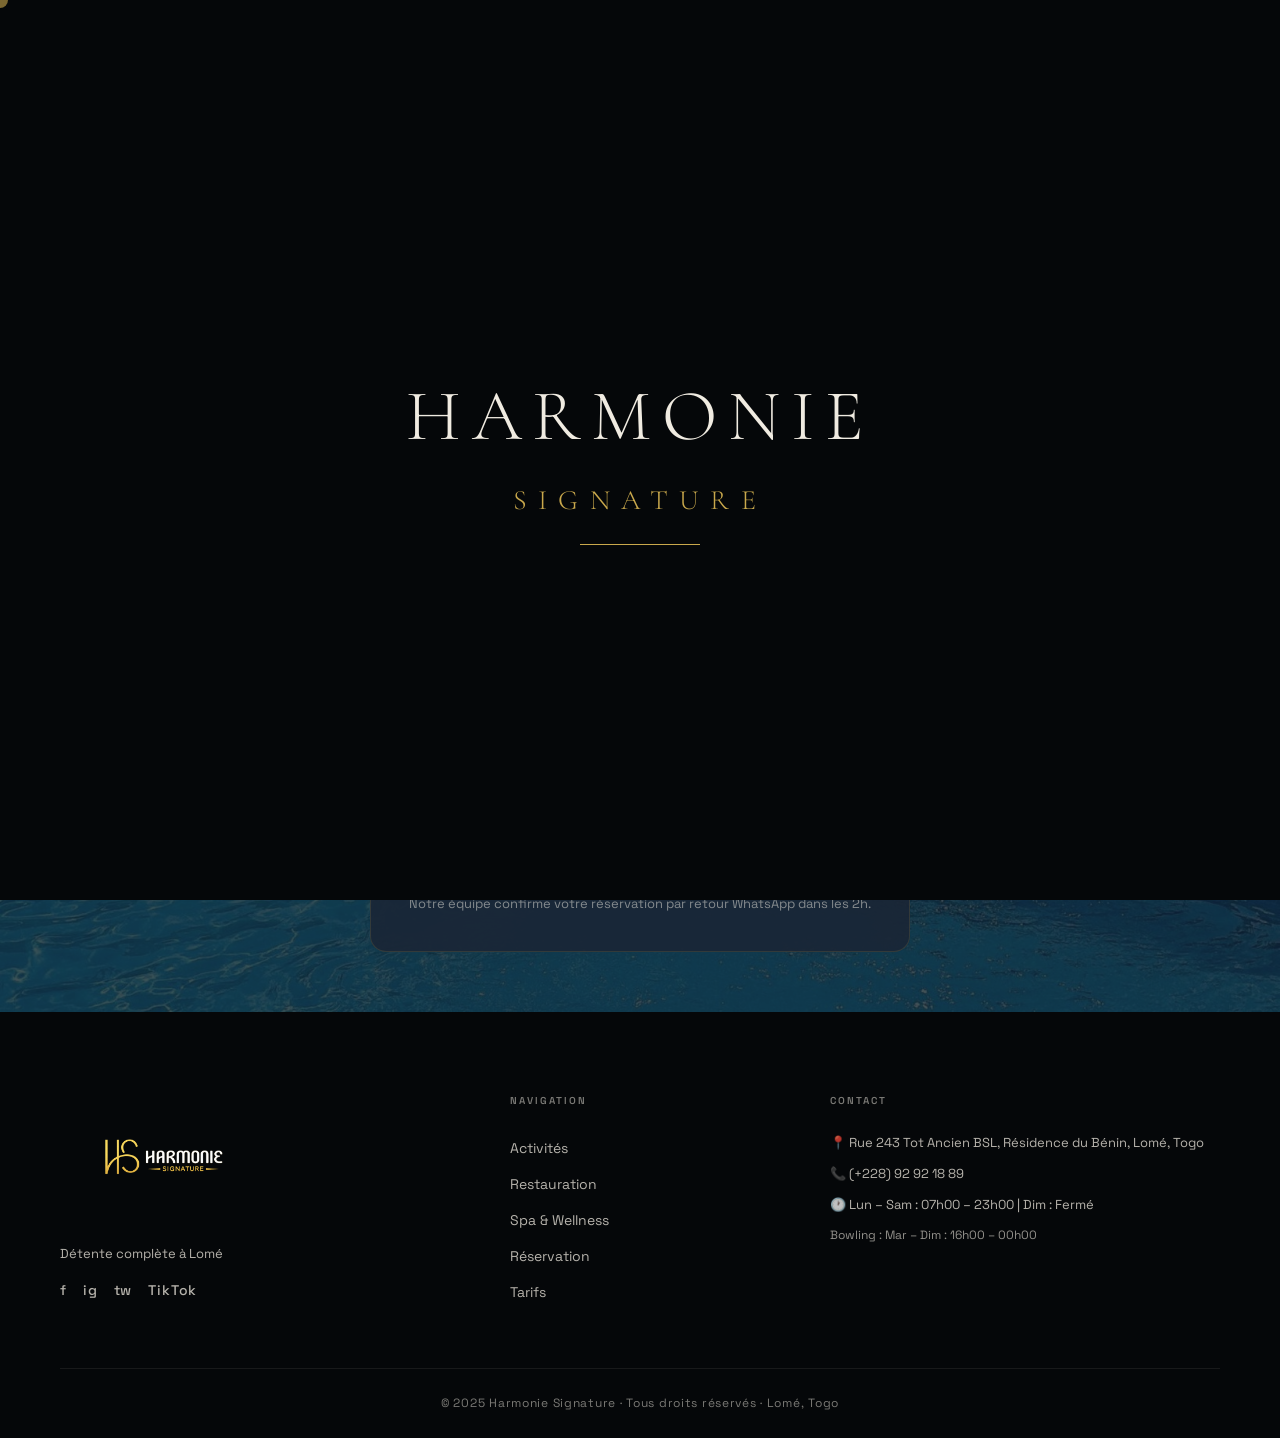
<file: reservation.html>
<!DOCTYPE html>
<html lang="fr">
<head>
<meta charset="UTF-8">
<meta name="viewport" content="width=device-width, initial-scale=1.0">
<title>Réservation · Harmonie Signature</title>
<link href="https://fonts.googleapis.com/css2?family=Cormorant+Garamond:ital,wght@0,300;0,400;0,600;1,300;1,400&family=Space+Grotesk:wght@300;400;500;600&display=swap" rel="stylesheet">
<link rel="stylesheet" href="style.css">
</head>
<body>

<div id="loader">
  <div class="loader-logo">
    <div class="loader-harmonie">HARMONIE</div>
    <div class="loader-signature">SIGNATURE</div>
    <div class="loader-line"></div>
  </div>
</div>

<nav id="navbar">
  <a href="index.html" class="nav-logo" aria-label="Harmonie Signature">
    <img src="img/Logo.png" alt="Harmonie Signature">
  </a>
  <div class="nav-links">
    <a href="index.html">Accueil</a>
    <a href="activites.html">Activités</a>
    <a href="restauration.html">Restauration</a>
    <a href="spa.html">Spa & Wellness</a>
    <a href="tarifs.html">Tarifs</a>
    <a href="apropos.html">À propos</a>
    <a href="reservation.html" class="btn-reserver active">Réserver</a>
  </div>
  <button class="hamburger" id="hamburger"><span></span><span></span><span></span></button>
</nav>
<div class="mobile-menu" id="mobileMenu">
  <a href="index.html">Accueil</a>
  <a href="activites.html">Activités</a>
  <a href="restauration.html">Restauration</a>
  <a href="spa.html">Spa & Wellness</a>
  <a href="tarifs.html">Tarifs</a>
  <a href="apropos.html">À propos</a>
  <a href="reservation.html">Réserver</a>
</div>

<div class="reservation-hero">
  <div class="reservation-hero-bg">
    <img src="img/Capture d’écran du 2026-04-07 09-09-541.png" alt="Piscine nuit" loading="eager">
  </div>
  <div class="reservation-hero-overlay"></div>

  <div class="reservation-form-wrap">
    <div class="reservation-label">RÉSERVATION</div>
    <h1 class="reservation-title">Votre moment, <em>votre heure</em></h1>

    <div class="reservation-form">
      <form id="resaForm">
        <div class="form-group">
          <select class="form-select" name="activite" required>
            <option value="" disabled selected>Activité souhaitée</option>
            <option>Piscine</option>
            <option>Bowling</option>
            <option>Tennis</option>
            <option>Basket</option>
            <option>Spa</option>
            <option>Massage Thaï</option>
            <option>Jacuzzi</option>
            <option>Forfait Bien-être</option>
            <option>Salle de Gym</option>
            <option>Espace Enfants</option>
            <option>Restaurant</option>
          </select>
          <div class="form-row">
            <input class="form-input" type="date" name="date" required>
            <input class="form-input" type="time" name="heure" required>
          </div>
          <input class="form-input" type="number" name="personnes" placeholder="Nombre de personnes" min="1" required>
          <input class="form-input" type="text" name="nom" placeholder="Prénom & Nom" required>
          <input class="form-input" type="tel" name="tel" placeholder="Téléphone WhatsApp" required>
          <textarea class="form-textarea" name="message" placeholder="Message / demande spéciale (optionnel)" rows="3"></textarea>
        </div>
        <button type="submit" class="btn-whatsapp">Envoyer la demande via WhatsApp →</button>
        <p class="form-note">Notre équipe confirme votre réservation par retour WhatsApp dans les 2h.</p>
      </form>
    </div>
  </div>
</div>

<footer>
  <div class="footer-inner">
    <div class="footer-col">
      <div class="footer-logo">
        <img src="img/Logo.png" alt="Harmonie Signature">
      </div>
      <p class="footer-tagline">Détente complète à Lomé</p>
      <div class="footer-socials"><a href="#">f</a><a href="#">ig</a><a href="#">tw</a><a href="#">TikTok</a></div>
    </div>
    <div class="footer-col">
      <div class="footer-col-title">NAVIGATION</div>
      <a href="activites.html">Activités</a>
      <a href="restauration.html">Restauration</a>
      <a href="spa.html">Spa & Wellness</a>
      <a href="reservation.html">Réservation</a>
      <a href="tarifs.html">Tarifs</a>
    </div>
    <div class="footer-col">
      <div class="footer-col-title">CONTACT</div>
      <p>📍 Rue 243 Tot Ancien BSL, Résidence du Bénin, Lomé, Togo</p>
      <p>📞 (+228) 92 92 18 89</p>
      <p>🕐 Lun – Sam : 07h00 – 23h00 | Dim : Fermé</p>
      <p style="font-size:12px;opacity:0.6">Bowling : Mar – Dim : 16h00 – 00h00</p>
    </div>
  </div>
  <div class="footer-bottom"><p>© 2025 Harmonie Signature · Tous droits réservés · Lomé, Togo</p></div>
</footer>

<a href="https://wa.me/22892921889" class="whatsapp-float" target="_blank">
  <svg width="24" height="24" viewBox="0 0 24 24" fill="currentColor"><path d="M17.472 14.382c-.297-.149-1.758-.867-2.03-.967-.273-.099-.471-.148-.67.15-.197.297-.767.966-.94 1.164-.173.199-.347.223-.644.075-.297-.15-1.255-.463-2.39-1.475-.883-.788-1.48-1.761-1.653-2.059-.173-.297-.018-.458.13-.606.134-.133.298-.347.446-.52.149-.174.198-.298.298-.497.099-.198.05-.371-.025-.52-.075-.149-.669-1.612-.916-2.207-.242-.579-.487-.5-.669-.51-.173-.008-.371-.01-.57-.01-.198 0-.52.074-.792.372-.272.297-1.04 1.016-1.04 2.479 0 1.462 1.065 2.875 1.213 3.074.149.198 2.096 3.2 5.077 4.487.709.306 1.262.489 1.694.625.712.227 1.36.195 1.871.118.571-.085 1.758-.719 2.006-1.413.248-.694.248-1.289.173-1.413-.074-.124-.272-.198-.57-.347m-5.421 7.403h-.004a9.87 9.87 0 01-5.031-1.378l-.361-.214-3.741.982.998-3.648-.235-.374a9.86 9.86 0 01-1.51-5.26c.001-5.45 4.436-9.884 9.888-9.884 2.64 0 5.122 1.03 6.988 2.898a9.825 9.825 0 012.893 6.994c-.003 5.45-4.437 9.884-9.885 9.884m8.413-18.297A11.815 11.815 0 0012.05 0C5.495 0 .16 5.335.157 11.892c0 2.096.547 4.142 1.588 5.945L.057 24l6.305-1.654a11.882 11.882 0 005.683 1.448h.005c6.554 0 11.89-5.335 11.893-11.893a11.821 11.821 0 00-3.48-8.413z"/></svg>
</a>
<div class="custom-cursor" id="cursor"></div>
<script src="main.js"></script>
</body>
</html>
</file>
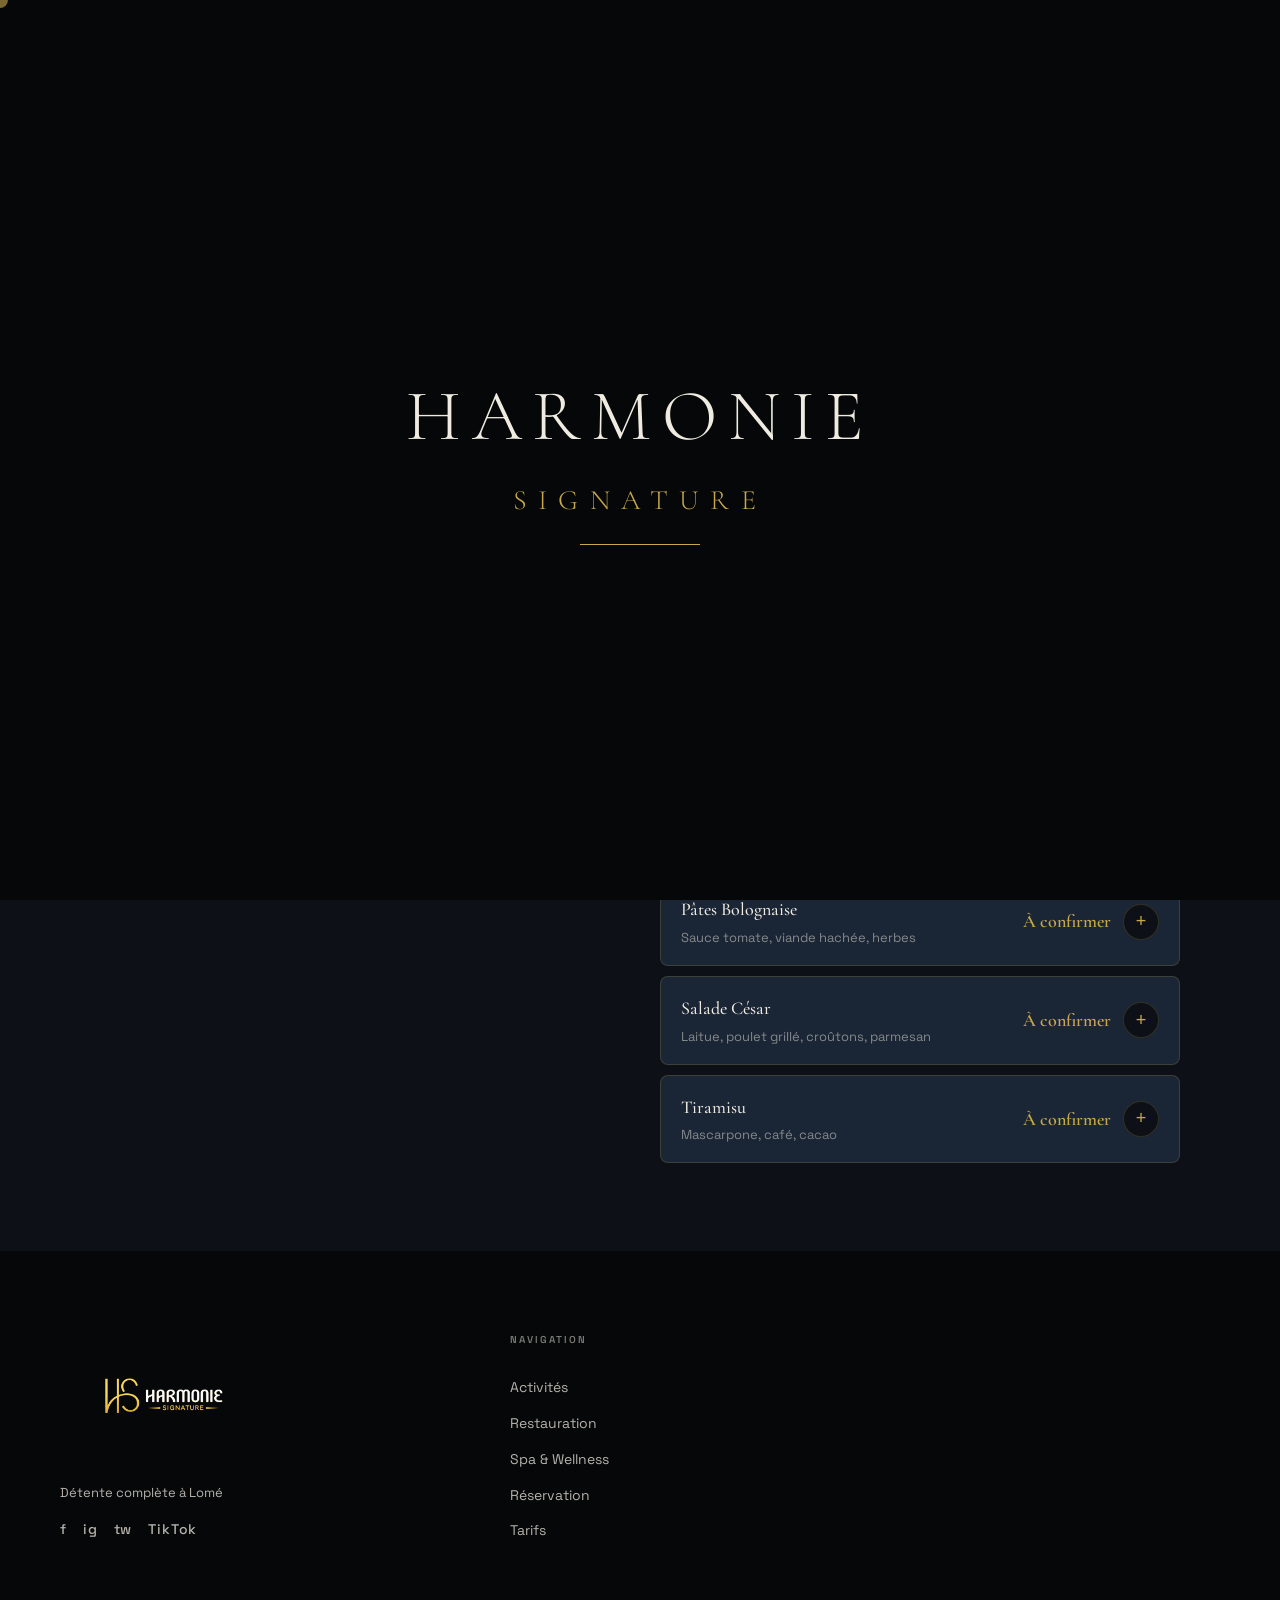
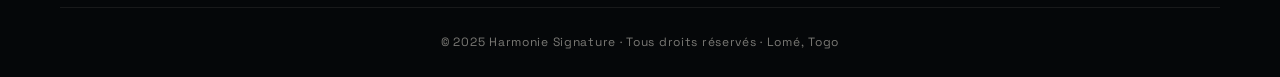
<file: restauration.html>
<!DOCTYPE html>
<html lang="fr">
<head>
<meta charset="UTF-8">
<meta name="viewport" content="width=device-width, initial-scale=1.0">
<title>Restauration · Harmonie Signature</title>
<link href="https://fonts.googleapis.com/css2?family=Cormorant+Garamond:ital,wght@0,300;0,400;0,600;1,300;1,400&family=Space+Grotesk:wght@300;400;500;600&display=swap" rel="stylesheet">
<link rel="stylesheet" href="style.css">
</head>
<body>

<div id="loader">
  <div class="loader-logo">
    <div class="loader-harmonie">HARMONIE</div>
    <div class="loader-signature">SIGNATURE</div>
    <div class="loader-line"></div>
  </div>
</div>

<nav id="navbar">
  <a href="index.html" class="nav-logo" aria-label="Harmonie Signature">
    <img src="img/Logo.png" alt="Harmonie Signature">
  </a>
  <div class="nav-links">
    <a href="index.html">Accueil</a>
    <a href="activites.html">Activités</a>
    <a href="restauration.html" class="active">Restauration</a>
    <a href="spa.html">Spa & Wellness</a>
    <a href="tarifs.html">Tarifs</a>
    <a href="apropos.html">À propos</a>
    <a href="reservation.html" class="btn-reserver">Réserver</a>
  </div>
  <button class="hamburger" id="hamburger"><span></span><span></span><span></span></button>
</nav>
<div class="mobile-menu" id="mobileMenu">
  <a href="index.html">Accueil</a>
  <a href="activites.html">Activités</a>
  <a href="restauration.html">Restauration</a>
  <a href="spa.html">Spa & Wellness</a>
  <a href="tarifs.html">Tarifs</a>
  <a href="apropos.html">À propos</a>
  <a href="reservation.html">Réserver</a>
</div>

<div class="page-header">
  <div class="page-header-label">RESTAURATION</div>
  <h1 class="page-header-title">La table au bord <em>de l'eau</em></h1>
</div>

<div class="content-section">
  <!-- TABS -->
  <div class="tabs">
    <button class="tab-btn active" data-tab="pizzeria">🍕 Pizzeria & Restaurant Italien</button>
    <button class="tab-btn" data-tab="snack">🥗 Snack-Bar Piscine</button>
    <button class="tab-btn" data-tab="lounge">💨 Lounge Shisha</button>
  </div>

  <!-- PIZZERIA -->
  <div class="tab-panel active" id="pizzeria">
    <div class="resto-layout">
      <div class="resto-img">
        <img src="img/Capture d’écran du 2026-04-07 09-15-28.png" alt="Restaurant" loading="lazy">
      </div>
      <div>
        <div class="resto-header">
          <div class="resto-title-line">
            <span style="font-size:26px">🍕</span>
            <h3>Pizzeria & Restaurant Italien</h3>
          </div>
          <p class="resto-note">Fermé le lundi</p>
        </div>
        <div class="menu-list">
          <div class="menu-item">
            <div class="menu-item-info">
              <div class="menu-item-name">Pizza Margherita</div>
              <div class="menu-item-desc">Tomate, mozzarella, basilic frais</div>
            </div>
            <div class="menu-item-right">
              <span class="menu-price">À confirmer</span>
              <button class="menu-add-btn">+</button>
            </div>
          </div>
          <div class="menu-item">
            <div class="menu-item-info">
              <div class="menu-item-name">Pizza 4 Fromages</div>
              <div class="menu-item-desc">Mozzarella, gorgonzola, parmesan, chèvre</div>
            </div>
            <div class="menu-item-right">
              <span class="menu-price">À confirmer</span>
              <button class="menu-add-btn">+</button>
            </div>
          </div>
          <div class="menu-item">
            <div class="menu-item-info">
              <div class="menu-item-name">Pâtes Carbonara</div>
              <div class="menu-item-desc">Crème, lardons, parmesan, œuf</div>
            </div>
            <div class="menu-item-right">
              <span class="menu-price">À confirmer</span>
              <button class="menu-add-btn">+</button>
            </div>
          </div>
          <div class="menu-item">
            <div class="menu-item-info">
              <div class="menu-item-name">Pâtes Bolognaise</div>
              <div class="menu-item-desc">Sauce tomate, viande hachée, herbes</div>
            </div>
            <div class="menu-item-right">
              <span class="menu-price">À confirmer</span>
              <button class="menu-add-btn">+</button>
            </div>
          </div>
          <div class="menu-item">
            <div class="menu-item-info">
              <div class="menu-item-name">Salade César</div>
              <div class="menu-item-desc">Laitue, poulet grillé, croûtons, parmesan</div>
            </div>
            <div class="menu-item-right">
              <span class="menu-price">À confirmer</span>
              <button class="menu-add-btn">+</button>
            </div>
          </div>
          <div class="menu-item">
            <div class="menu-item-info">
              <div class="menu-item-name">Tiramisu</div>
              <div class="menu-item-desc">Mascarpone, café, cacao</div>
            </div>
            <div class="menu-item-right">
              <span class="menu-price">À confirmer</span>
              <button class="menu-add-btn">+</button>
            </div>
          </div>
        </div>
      </div>
    </div>
  </div>

  <!-- SNACK BAR -->
  <div class="tab-panel" id="snack">
    <div class="resto-layout">
      <div class="resto-img">
        <img src="img/Capture d’écran du 2026-04-07 09-10-59.png" alt="Snack Bar Piscine" loading="lazy">
      </div>
      <div>
        <div class="resto-header">
          <div class="resto-title-line">
            <span style="font-size:26px">🥗</span>
            <h3>Snack-Bar Piscine</h3>
          </div>
          <p class="resto-note">Disponible pendant les heures d'ouverture de la piscine</p>
        </div>
        <div class="menu-list">
          <div class="menu-item">
            <div class="menu-item-info">
              <div class="menu-item-name">Salade fraîche du jour</div>
              <div class="menu-item-desc">Légumes frais de saison, vinaigrette maison</div>
            </div>
            <div class="menu-item-right">
              <span class="menu-price">À confirmer</span>
              <button class="menu-add-btn">+</button>
            </div>
          </div>
          <div class="menu-item">
            <div class="menu-item-info">
              <div class="menu-item-name">Sandwich Club</div>
              <div class="menu-item-desc">Poulet grillé, tomate, laitue, mayo</div>
            </div>
            <div class="menu-item-right">
              <span class="menu-price">À confirmer</span>
              <button class="menu-add-btn">+</button>
            </div>
          </div>
          <div class="menu-item">
            <div class="menu-item-info">
              <div class="menu-item-name">Jus de fruits frais</div>
              <div class="menu-item-desc">Mangue, ananas, citron — au choix</div>
            </div>
            <div class="menu-item-right">
              <span class="menu-price">À confirmer</span>
              <button class="menu-add-btn">+</button>
            </div>
          </div>
          <div class="menu-item">
            <div class="menu-item-info">
              <div class="menu-item-name">Plateau de fruits tropicaux</div>
              <div class="menu-item-desc">Assortiment de fruits frais de saison</div>
            </div>
            <div class="menu-item-right">
              <span class="menu-price">À confirmer</span>
              <button class="menu-add-btn">+</button>
            </div>
          </div>
        </div>
      </div>
    </div>
  </div>

  <!-- LOUNGE SHISHA -->
  <div class="tab-panel" id="lounge">
    <div class="resto-layout">
      <div class="resto-img">
        <img src="img/Capture d’écran du 2026-04-07 09-12-38.png" alt="Lounge Shisha" loading="lazy">
      </div>
      <div>
        <div class="resto-header">
          <div class="resto-title-line">
            <span style="font-size:26px">💨</span>
            <h3>Lounge Shisha</h3>
          </div>
          <p class="resto-note">Ambiance nocturne · Ouvert en soirée</p>
        </div>
        <div class="menu-list">
          <div class="menu-item">
            <div class="menu-item-info">
              <div class="menu-item-name">Shisha Double Pomme</div>
              <div class="menu-item-desc">Saveur classique, douce et fruitée</div>
            </div>
            <div class="menu-item-right">
              <span class="menu-price">À confirmer</span>
              <button class="menu-add-btn">+</button>
            </div>
          </div>
          <div class="menu-item">
            <div class="menu-item-info">
              <div class="menu-item-name">Shisha Menthe Fraîche</div>
              <div class="menu-item-desc">Fraîcheur intense, saveur premium</div>
            </div>
            <div class="menu-item-right">
              <span class="menu-price">À confirmer</span>
              <button class="menu-add-btn">+</button>
            </div>
          </div>
          <div class="menu-item">
            <div class="menu-item-info">
              <div class="menu-item-name">Cocktail Signature</div>
              <div class="menu-item-desc">Création exclusive du bar Harmonie</div>
            </div>
            <div class="menu-item-right">
              <span class="menu-price">À confirmer</span>
              <button class="menu-add-btn">+</button>
            </div>
          </div>
        </div>
      </div>
    </div>
  </div>
</div>

<!-- PANIER (mobile-first) -->
<button class="cart-float" id="cartBtn" type="button" aria-label="Ouvrir le panier" aria-haspopup="dialog" aria-controls="cartModal" style="display:none">
  <span class="cart-float-icon" aria-hidden="true">🛒</span>
  <span class="cart-float-text">Panier</span>
  <span class="cart-float-count" id="cartCount" aria-label="Nombre d'articles">0</span>
</button>

<div class="cart-modal" id="cartModal" role="dialog" aria-modal="true" aria-labelledby="cartTitle" style="display:none">
  <div class="cart-modal-backdrop" data-cart-close></div>
  <div class="cart-modal-panel" role="document">
    <div class="cart-modal-header">
      <div class="cart-modal-title" id="cartTitle">Votre commande</div>
      <button class="cart-modal-close" type="button" aria-label="Fermer" data-cart-close>×</button>
    </div>

    <div class="cart-modal-body">
      <div class="cart-items" id="cartItems"></div>

      <div class="cart-form">
        <input class="form-input" id="cartName" type="text" placeholder="Votre prénom" autocomplete="given-name">
        <input class="form-input" id="cartTime" type="text" placeholder="Heure souhaitée (ex: 19h30)" inputmode="text">
      </div>
    </div>

    <div class="cart-modal-footer">
      <button id="cartWABtn" class="btn-whatsapp" type="button">Commander via WhatsApp →</button>
      <div class="cart-note" id="cartNote">Cliquez sur + / − pour ajuster les quantités.</div>
    </div>
  </div>
</div>

<footer>
  <div class="footer-inner">
    <div class="footer-col">
      <div class="footer-logo">
        <img src="img/Logo.png" alt="Harmonie Signature">
      </div>
      <p class="footer-tagline">Détente complète à Lomé</p>
      <div class="footer-socials"><a href="#">f</a><a href="#">ig</a><a href="#">tw</a><a href="#">TikTok</a></div>
    </div>
    <div class="footer-col">
      <div class="footer-col-title">NAVIGATION</div>
      <a href="activites.html">Activités</a>
      <a href="restauration.html">Restauration</a>
      <a href="spa.html">Spa & Wellness</a>
      <a href="reservation.html">Réservation</a>
      <a href="tarifs.html">Tarifs</a>
    </div>
    <div class="footer-col">
      <div class="footer-col-title">CONTACT</div>
      <p>📍 Rue 243 Tot Ancien BSL, Résidence du Bénin, Lomé, Togo</p>
      <p>📞 (+228) 92 92 18 89</p>
      <p>🕐 Lun – Sam : 07h00 – 23h00 | Dim : Fermé</p>
    </div>
  </div>
  <div class="footer-bottom"><p>© 2025 Harmonie Signature · Tous droits réservés · Lomé, Togo</p></div>
</footer>

<a href="https://wa.me/22892921889" class="whatsapp-float" target="_blank">
  <svg width="24" height="24" viewBox="0 0 24 24" fill="currentColor"><path d="M17.472 14.382c-.297-.149-1.758-.867-2.03-.967-.273-.099-.471-.148-.67.15-.197.297-.767.966-.94 1.164-.173.199-.347.223-.644.075-.297-.15-1.255-.463-2.39-1.475-.883-.788-1.48-1.761-1.653-2.059-.173-.297-.018-.458.13-.606.134-.133.298-.347.446-.52.149-.174.198-.298.298-.497.099-.198.05-.371-.025-.52-.075-.149-.669-1.612-.916-2.207-.242-.579-.487-.5-.669-.51-.173-.008-.371-.01-.57-.01-.198 0-.52.074-.792.372-.272.297-1.04 1.016-1.04 2.479 0 1.462 1.065 2.875 1.213 3.074.149.198 2.096 3.2 5.077 4.487.709.306 1.262.489 1.694.625.712.227 1.36.195 1.871.118.571-.085 1.758-.719 2.006-1.413.248-.694.248-1.289.173-1.413-.074-.124-.272-.198-.57-.347m-5.421 7.403h-.004a9.87 9.87 0 01-5.031-1.378l-.361-.214-3.741.982.998-3.648-.235-.374a9.86 9.86 0 01-1.51-5.26c.001-5.45 4.436-9.884 9.888-9.884 2.64 0 5.122 1.03 6.988 2.898a9.825 9.825 0 012.893 6.994c-.003 5.45-4.437 9.884-9.885 9.884m8.413-18.297A11.815 11.815 0 0012.05 0C5.495 0 .16 5.335.157 11.892c0 2.096.547 4.142 1.588 5.945L.057 24l6.305-1.654a11.882 11.882 0 005.683 1.448h.005c6.554 0 11.89-5.335 11.893-11.893a11.821 11.821 0 00-3.48-8.413z"/></svg>
</a>
<div class="custom-cursor" id="cursor"></div>
<script src="main.js"></script>
</body>
</html>
</file>
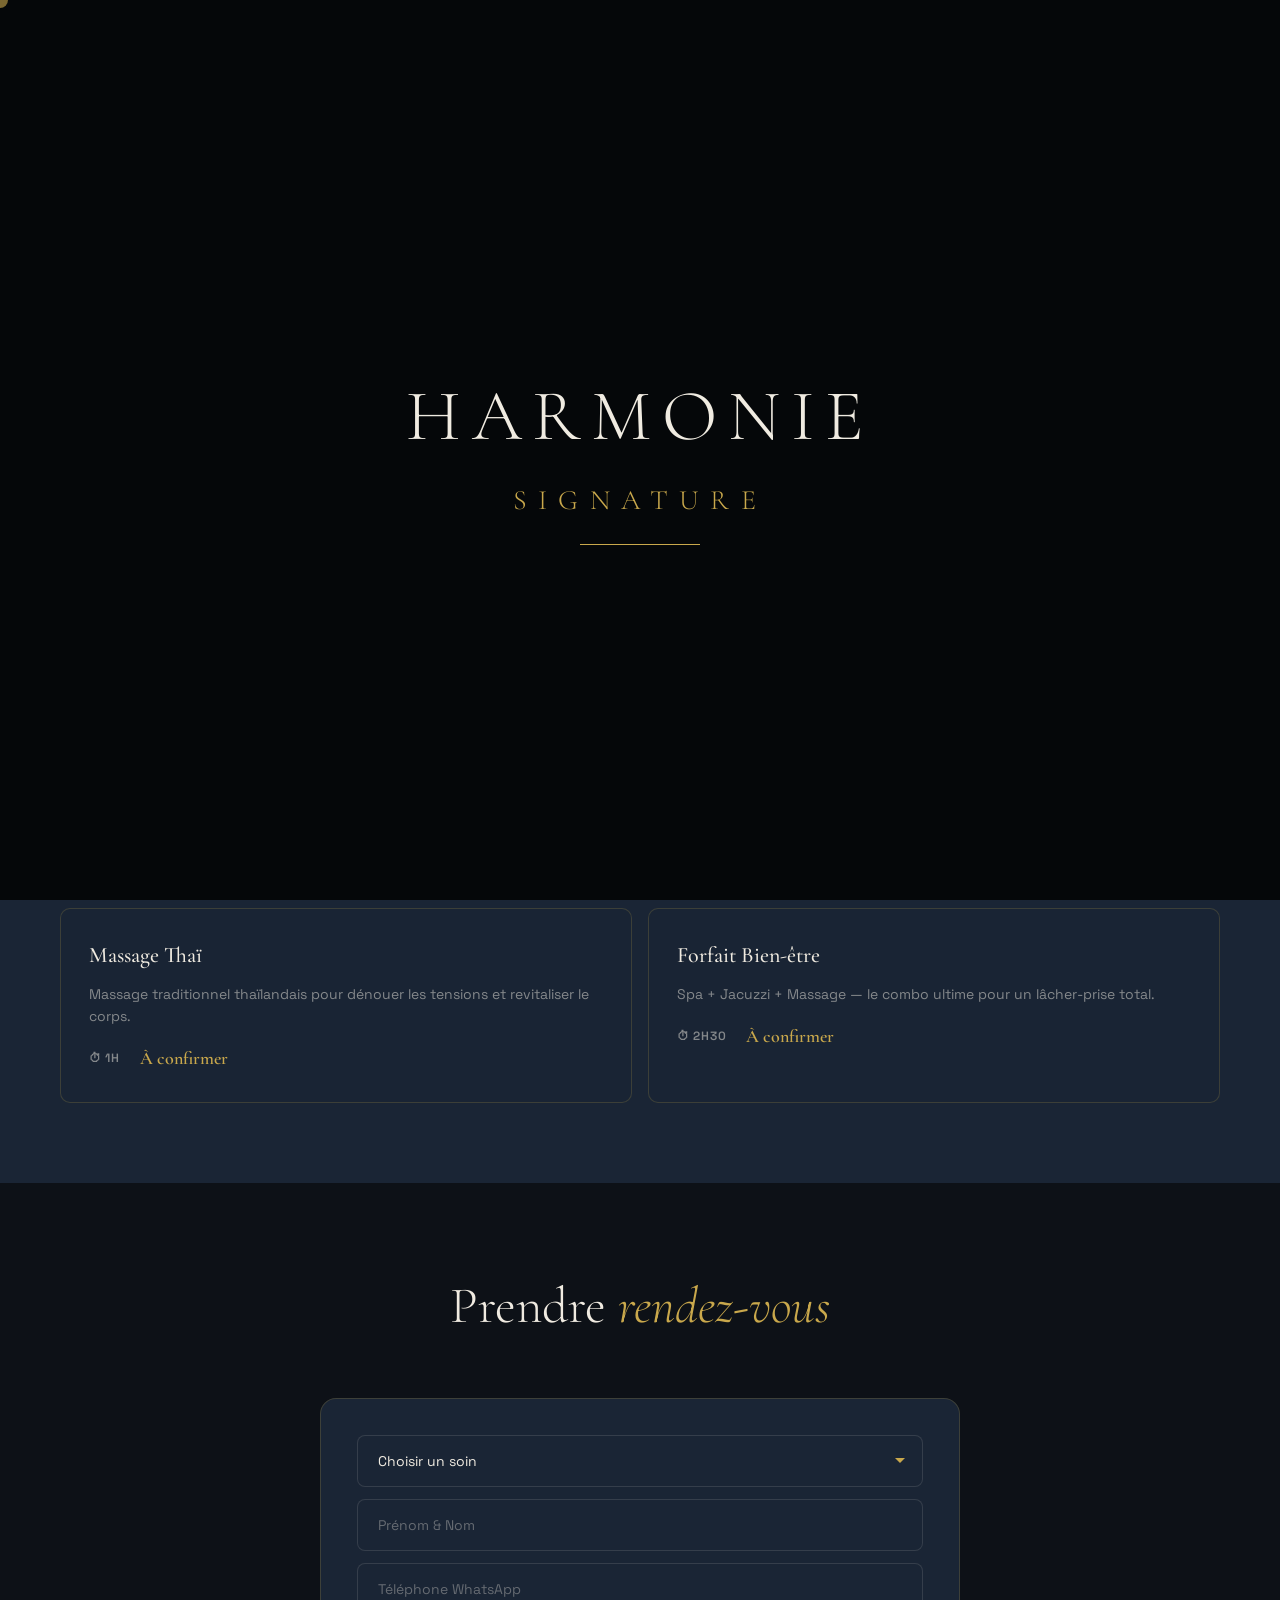
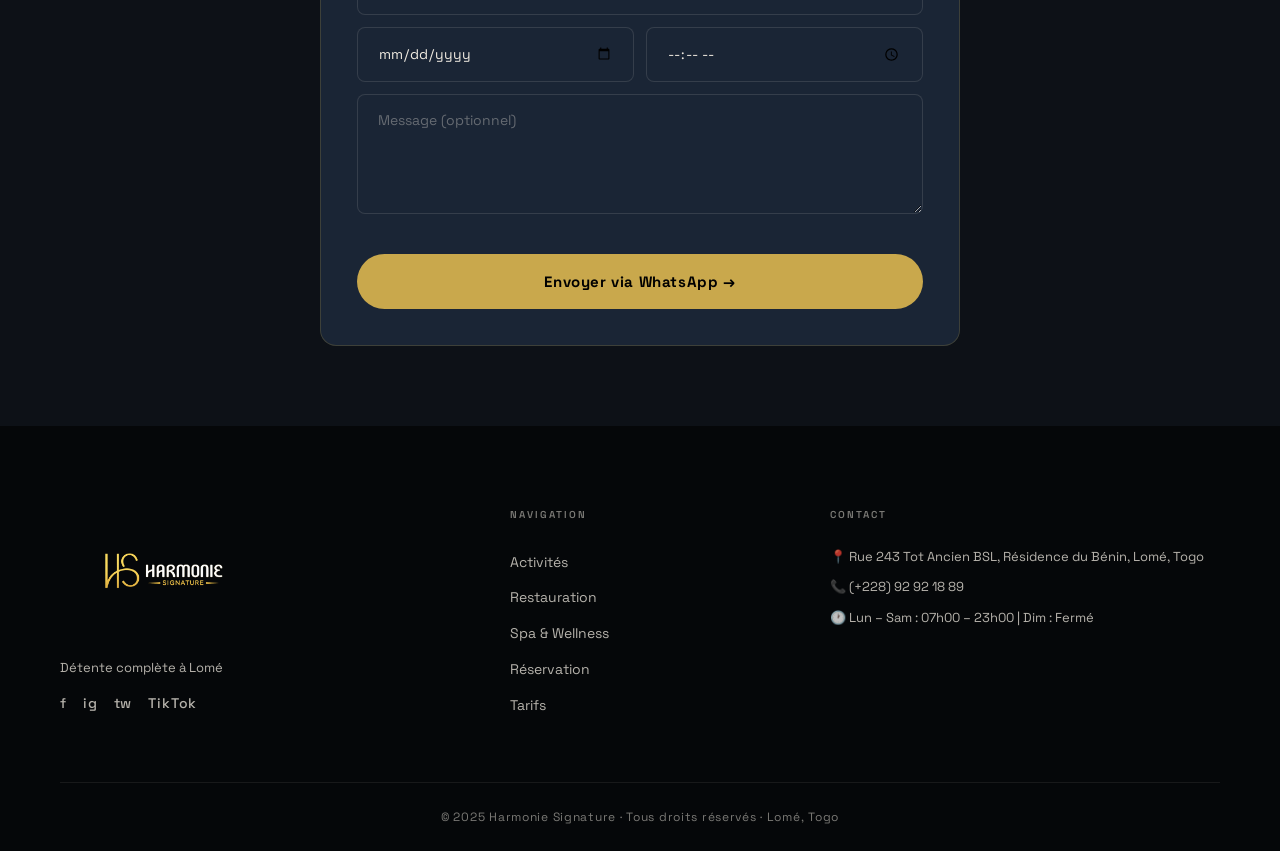
<file: spa.html>
<!DOCTYPE html>
<html lang="fr">
<head>
<meta charset="UTF-8">
<meta name="viewport" content="width=device-width, initial-scale=1.0">
<title>Spa & Wellness · Harmonie Signature</title>
<link href="https://fonts.googleapis.com/css2?family=Cormorant+Garamond:ital,wght@0,300;0,400;0,600;1,300;1,400&family=Space+Grotesk:wght@300;400;500;600&display=swap" rel="stylesheet">
<link rel="stylesheet" href="style.css">
</head>
<body>

<div id="loader">
  <div class="loader-logo">
    <div class="loader-harmonie">HARMONIE</div>
    <div class="loader-signature">SIGNATURE</div>
    <div class="loader-line"></div>
  </div>
</div>

<nav id="navbar">
  <a href="index.html" class="nav-logo" aria-label="Harmonie Signature">
    <img src="img/Logo.png" alt="Harmonie Signature">
  </a>
  <div class="nav-links">
    <a href="index.html">Accueil</a>
    <a href="activites.html">Activités</a>
    <a href="restauration.html">Restauration</a>
    <a href="spa.html" class="active">Spa & Wellness</a>
    <a href="tarifs.html">Tarifs</a>
    <a href="apropos.html">À propos</a>
    <a href="reservation.html" class="btn-reserver">Réserver</a>
  </div>
  <button class="hamburger" id="hamburger"><span></span><span></span><span></span></button>
</nav>
<div class="mobile-menu" id="mobileMenu">
  <a href="index.html">Accueil</a>
  <a href="activites.html">Activités</a>
  <a href="restauration.html">Restauration</a>
  <a href="spa.html">Spa & Wellness</a>
  <a href="tarifs.html">Tarifs</a>
  <a href="apropos.html">À propos</a>
  <a href="reservation.html">Réserver</a>
</div>

<!-- HERO SPA -->
<div class="page-hero">
  <div class="page-hero-bg">
    <img src="img/Capture d’écran du 2026-04-07 09-12-38.png" alt="Spa" loading="eager">
  </div>
  <div class="page-hero-overlay"></div>
  <div class="page-hero-content">
    <div class="page-hero-label">SPA & WELLNESS</div>
    <h1 class="page-hero-title">Le silence <em>d'abord</em></h1>
  </div>
</div>

<!-- SOINS -->
<div class="soins-bg">
  <div class="soins-inner">
    <h2 class="section-title">Nos soins</h2>
    <div class="spa-grid" style="margin-top:40px">
      <div class="spa-card reveal">
        <div class="spa-card-title">Spa Détente</div>
        <p class="spa-card-desc">Un moment de relaxation profonde dans notre espace spa privatif.</p>
        <div class="spa-card-meta">
          <span class="spa-duration">⏱ 1H</span>
          <span class="spa-price">À confirmer</span>
        </div>
      </div>
      <div class="spa-card reveal">
        <div class="spa-card-title">Jacuzzi</div>
        <p class="spa-card-desc">Bains bouillonnants avec vue sur le jardin tropical.</p>
        <div class="spa-card-meta">
          <span class="spa-duration">⏱ 45 MIN</span>
          <span class="spa-price">À confirmer</span>
        </div>
      </div>
      <div class="spa-card reveal">
        <div class="spa-card-title">Massage Thaï</div>
        <p class="spa-card-desc">Massage traditionnel thaïlandais pour dénouer les tensions et revitaliser le corps.</p>
        <div class="spa-card-meta">
          <span class="spa-duration">⏱ 1H</span>
          <span class="spa-price">À confirmer</span>
        </div>
      </div>
      <div class="spa-card reveal">
        <div class="spa-card-title">Forfait Bien-être</div>
        <p class="spa-card-desc">Spa + Jacuzzi + Massage — le combo ultime pour un lâcher-prise total.</p>
        <div class="spa-card-meta">
          <span class="spa-duration">⏱ 2H30</span>
          <span class="spa-price">À confirmer</span>
        </div>
      </div>
    </div>
  </div>
</div>

<!-- FORMULAIRE RDVS -->
<div style="background:var(--bg);padding:80px 20px">
  <div style="max-width:640px;margin:0 auto">
    <h2 class="form-title">Prendre <em>rendez-vous</em></h2>
    <form id="spaForm" class="reservation-form" style="background:var(--bg2);border:1px solid var(--border);border-radius:16px;padding:36px">
      <div class="form-group">
        <select class="form-select" name="soin" required>
          <option value="" disabled selected>Choisir un soin</option>
          <option>Spa Détente (1h)</option>
          <option>Jacuzzi (45 min)</option>
          <option>Massage Thaï (1h)</option>
          <option>Forfait Bien-être (2h30)</option>
        </select>
        <input class="form-input" type="text" name="nom" placeholder="Prénom & Nom" required>
        <input class="form-input" type="tel" name="tel" placeholder="Téléphone WhatsApp" required>
        <div class="form-row">
          <input class="form-input" type="date" name="date" required>
          <input class="form-input" type="time" name="heure" required>
        </div>
        <textarea class="form-textarea" name="message" placeholder="Message (optionnel)" rows="3"></textarea>
      </div>
      <button type="submit" class="btn-whatsapp">Envoyer via WhatsApp →</button>
    </form>
  </div>
</div>

<footer>
  <div class="footer-inner">
    <div class="footer-col">
      <div class="footer-logo">
        <img src="img/Logo.png" alt="Harmonie Signature">
      </div>
      <p class="footer-tagline">Détente complète à Lomé</p>
      <div class="footer-socials"><a href="#">f</a><a href="#">ig</a><a href="#">tw</a><a href="#">TikTok</a></div>
    </div>
    <div class="footer-col">
      <div class="footer-col-title">NAVIGATION</div>
      <a href="activites.html">Activités</a>
      <a href="restauration.html">Restauration</a>
      <a href="spa.html">Spa & Wellness</a>
      <a href="reservation.html">Réservation</a>
      <a href="tarifs.html">Tarifs</a>
    </div>
    <div class="footer-col">
      <div class="footer-col-title">CONTACT</div>
      <p>📍 Rue 243 Tot Ancien BSL, Résidence du Bénin, Lomé, Togo</p>
      <p>📞 (+228) 92 92 18 89</p>
      <p>🕐 Lun – Sam : 07h00 – 23h00 | Dim : Fermé</p>
    </div>
  </div>
  <div class="footer-bottom"><p>© 2025 Harmonie Signature · Tous droits réservés · Lomé, Togo</p></div>
</footer>

<a href="https://wa.me/22892921889" class="whatsapp-float" target="_blank">
  <svg width="24" height="24" viewBox="0 0 24 24" fill="currentColor"><path d="M17.472 14.382c-.297-.149-1.758-.867-2.03-.967-.273-.099-.471-.148-.67.15-.197.297-.767.966-.94 1.164-.173.199-.347.223-.644.075-.297-.15-1.255-.463-2.39-1.475-.883-.788-1.48-1.761-1.653-2.059-.173-.297-.018-.458.13-.606.134-.133.298-.347.446-.52.149-.174.198-.298.298-.497.099-.198.05-.371-.025-.52-.075-.149-.669-1.612-.916-2.207-.242-.579-.487-.5-.669-.51-.173-.008-.371-.01-.57-.01-.198 0-.52.074-.792.372-.272.297-1.04 1.016-1.04 2.479 0 1.462 1.065 2.875 1.213 3.074.149.198 2.096 3.2 5.077 4.487.709.306 1.262.489 1.694.625.712.227 1.36.195 1.871.118.571-.085 1.758-.719 2.006-1.413.248-.694.248-1.289.173-1.413-.074-.124-.272-.198-.57-.347m-5.421 7.403h-.004a9.87 9.87 0 01-5.031-1.378l-.361-.214-3.741.982.998-3.648-.235-.374a9.86 9.86 0 01-1.51-5.26c.001-5.45 4.436-9.884 9.888-9.884 2.64 0 5.122 1.03 6.988 2.898a9.825 9.825 0 012.893 6.994c-.003 5.45-4.437 9.884-9.885 9.884m8.413-18.297A11.815 11.815 0 0012.05 0C5.495 0 .16 5.335.157 11.892c0 2.096.547 4.142 1.588 5.945L.057 24l6.305-1.654a11.882 11.882 0 005.683 1.448h.005c6.554 0 11.89-5.335 11.893-11.893a11.821 11.821 0 00-3.48-8.413z"/></svg>
</a>
<div class="custom-cursor" id="cursor"></div>
<script src="main.js"></script>
</body>
</html>
</file>
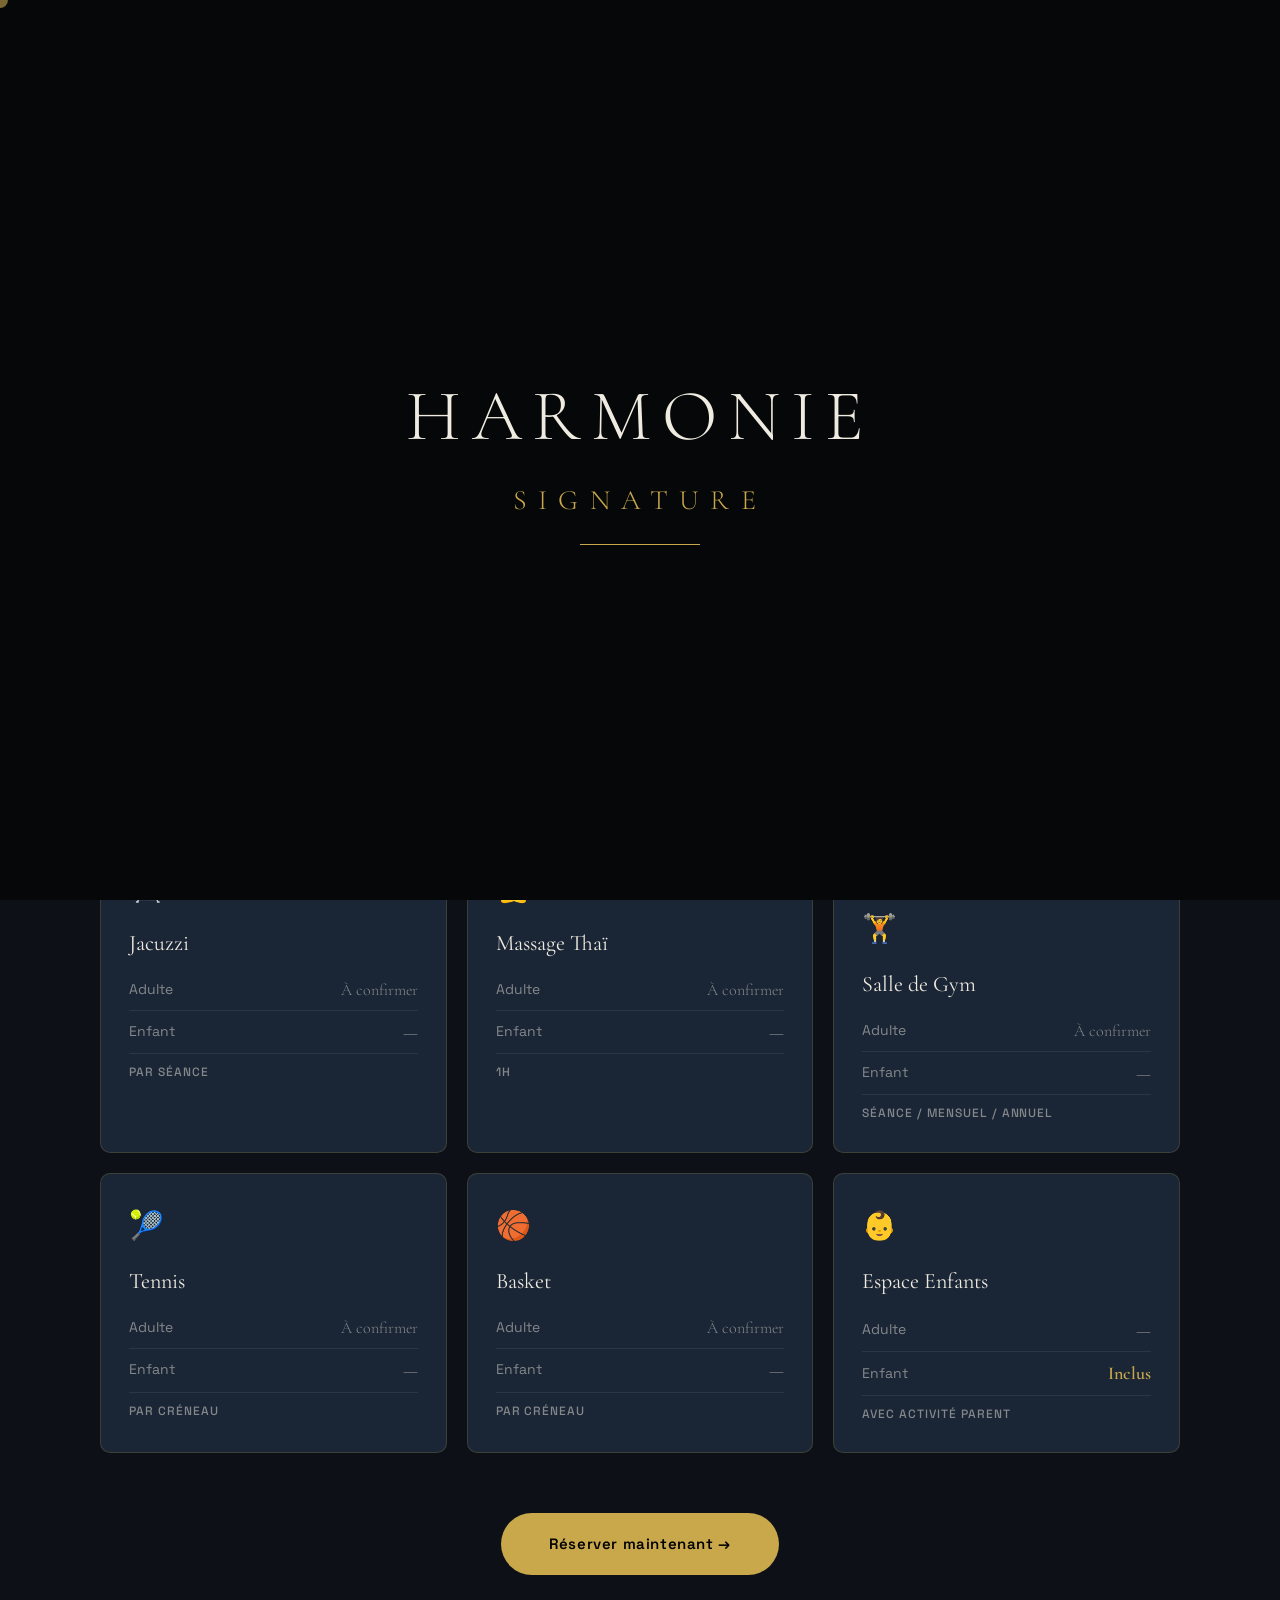
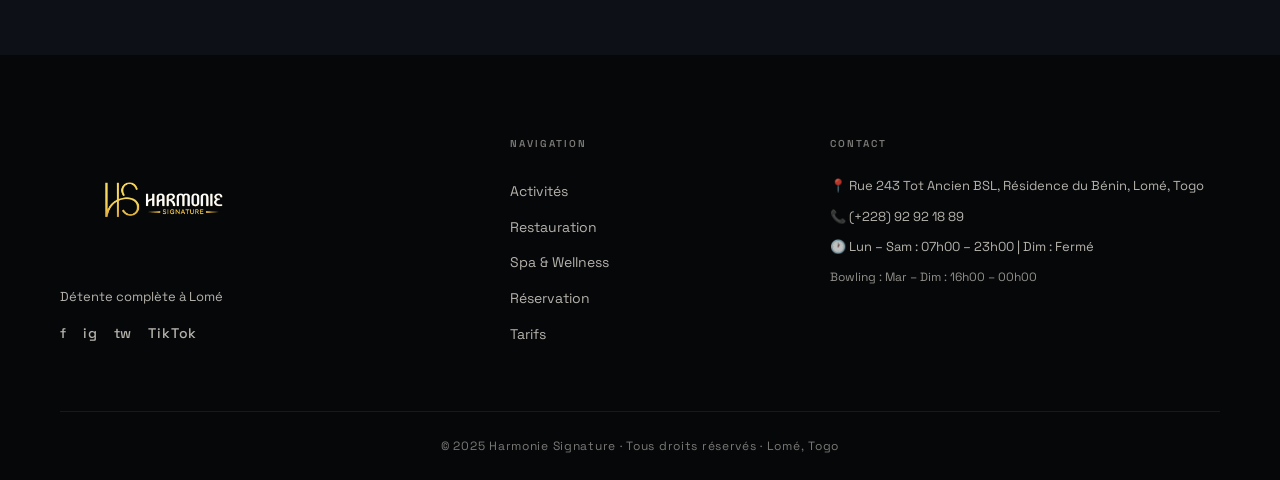
<file: tarifs.html>
<!DOCTYPE html>
<html lang="fr">
<head>
<meta charset="UTF-8">
<meta name="viewport" content="width=device-width, initial-scale=1.0">
<title>Tarifs · Harmonie Signature</title>
<link href="https://fonts.googleapis.com/css2?family=Cormorant+Garamond:ital,wght@0,300;0,400;0,600;1,300;1,400&family=Space+Grotesk:wght@300;400;500;600&display=swap" rel="stylesheet">
<link rel="stylesheet" href="style.css">
</head>
<body>

<div id="loader">
  <div class="loader-logo">
    <div class="loader-harmonie">HARMONIE</div>
    <div class="loader-signature">SIGNATURE</div>
    <div class="loader-line"></div>
  </div>
</div>

<nav id="navbar">
  <a href="index.html" class="nav-logo" aria-label="Harmonie Signature">
    <img src="img/Logo.png" alt="Harmonie Signature">
  </a>
  <div class="nav-links">
    <a href="index.html">Accueil</a>
    <a href="activites.html">Activités</a>
    <a href="restauration.html">Restauration</a>
    <a href="spa.html">Spa & Wellness</a>
    <a href="tarifs.html" class="active">Tarifs</a>
    <a href="apropos.html">À propos</a>
    <a href="reservation.html" class="btn-reserver">Réserver</a>
  </div>
  <button class="hamburger" id="hamburger"><span></span><span></span><span></span></button>
</nav>
<div class="mobile-menu" id="mobileMenu">
  <a href="index.html">Accueil</a>
  <a href="activites.html">Activités</a>
  <a href="restauration.html">Restauration</a>
  <a href="spa.html">Spa & Wellness</a>
  <a href="tarifs.html">Tarifs</a>
  <a href="apropos.html">À propos</a>
  <a href="reservation.html">Réserver</a>
</div>

<div class="page-header">
  <div class="page-header-label">TARIFS</div>
  <h1 class="page-header-title">Transparent comme <em>l'eau</em></h1>
  <p class="tarifs-intro">Tous nos tarifs en un coup d'œil. Les prix marqués « À confirmer » seront mis à jour prochainement.</p>
</div>

<div class="content-section">
  <div class="card-grid">

    <!-- PISCINE -->
    <div class="card reveal">
      <span class="badge">ABONNEMENT DISPONIBLE</span>
      <div style="clear:both"></div>
      <div class="card-icon">🏊</div>
      <div class="card-title">Piscine</div>
      <div class="card-row">
        <span class="card-row-label">Adulte</span>
        <span class="card-row-price">6 000 FCFA</span>
      </div>
      <div class="card-row">
        <span class="card-row-label">Enfant</span>
        <span class="card-row-price" style="font-family:var(--font-display);font-size:16px;color:var(--muted);font-weight:300">À confirmer</span>
      </div>
      <div class="card-sub">Par séance</div>
    </div>

    <!-- BOWLING -->
    <div class="card reveal">
      <div class="card-icon">🎳</div>
      <div class="card-title">Bowling</div>
      <div class="card-row">
        <span class="card-row-label">Adulte</span>
        <span class="card-row-price" style="font-family:var(--font-display);font-size:16px;color:var(--muted);font-weight:300">À confirmer</span>
      </div>
      <div class="card-row">
        <span class="card-row-label">Enfant</span>
        <span class="card-row-price muted">—</span>
      </div>
      <div class="card-sub">Par piste / par personne</div>
    </div>

    <!-- SPA -->
    <div class="card reveal">
      <div class="card-icon">🧖</div>
      <div class="card-title">Spa</div>
      <div class="card-row">
        <span class="card-row-label">Adulte</span>
        <span class="card-row-price" style="font-family:var(--font-display);font-size:16px;color:var(--muted);font-weight:300">À confirmer</span>
      </div>
      <div class="card-row">
        <span class="card-row-label">Enfant</span>
        <span class="card-row-price muted">—</span>
      </div>
      <div class="card-sub">Par séance</div>
    </div>

    <!-- JACUZZI -->
    <div class="card reveal">
      <div class="card-icon">🛁</div>
      <div class="card-title">Jacuzzi</div>
      <div class="card-row">
        <span class="card-row-label">Adulte</span>
        <span class="card-row-price" style="font-family:var(--font-display);font-size:16px;color:var(--muted);font-weight:300">À confirmer</span>
      </div>
      <div class="card-row">
        <span class="card-row-label">Enfant</span>
        <span class="card-row-price muted">—</span>
      </div>
      <div class="card-sub">Par séance</div>
    </div>

    <!-- MASSAGE THAI -->
    <div class="card reveal">
      <div class="card-icon">🧘</div>
      <div class="card-title">Massage Thaï</div>
      <div class="card-row">
        <span class="card-row-label">Adulte</span>
        <span class="card-row-price" style="font-family:var(--font-display);font-size:16px;color:var(--muted);font-weight:300">À confirmer</span>
      </div>
      <div class="card-row">
        <span class="card-row-label">Enfant</span>
        <span class="card-row-price muted">—</span>
      </div>
      <div class="card-sub">1h</div>
    </div>

    <!-- SALLE DE GYM -->
    <div class="card reveal">
      <span class="badge">ABONNEMENT DISPONIBLE</span>
      <div style="clear:both"></div>
      <div class="card-icon">🏋️</div>
      <div class="card-title">Salle de Gym</div>
      <div class="card-row">
        <span class="card-row-label">Adulte</span>
        <span class="card-row-price" style="font-family:var(--font-display);font-size:16px;color:var(--muted);font-weight:300">À confirmer</span>
      </div>
      <div class="card-row">
        <span class="card-row-label">Enfant</span>
        <span class="card-row-price muted">—</span>
      </div>
      <div class="card-sub">Séance / Mensuel / Annuel</div>
    </div>

    <!-- TENNIS -->
    <div class="card reveal">
      <div class="card-icon">🎾</div>
      <div class="card-title">Tennis</div>
      <div class="card-row">
        <span class="card-row-label">Adulte</span>
        <span class="card-row-price" style="font-family:var(--font-display);font-size:16px;color:var(--muted);font-weight:300">À confirmer</span>
      </div>
      <div class="card-row">
        <span class="card-row-label">Enfant</span>
        <span class="card-row-price muted">—</span>
      </div>
      <div class="card-sub">Par créneau</div>
    </div>

    <!-- BASKET -->
    <div class="card reveal">
      <div class="card-icon">🏀</div>
      <div class="card-title">Basket</div>
      <div class="card-row">
        <span class="card-row-label">Adulte</span>
        <span class="card-row-price" style="font-family:var(--font-display);font-size:16px;color:var(--muted);font-weight:300">À confirmer</span>
      </div>
      <div class="card-row">
        <span class="card-row-label">Enfant</span>
        <span class="card-row-price muted">—</span>
      </div>
      <div class="card-sub">Par créneau</div>
    </div>

    <!-- ESPACE ENFANTS -->
    <div class="card reveal">
      <div class="card-icon">👶</div>
      <div class="card-title">Espace Enfants</div>
      <div class="card-row">
        <span class="card-row-label">Adulte</span>
        <span class="card-row-price muted">—</span>
      </div>
      <div class="card-row">
        <span class="card-row-label">Enfant</span>
        <span class="card-row-price">Inclus</span>
      </div>
      <div class="card-sub">Avec activité parent</div>
    </div>

  </div>

  <div style="text-align:center;margin-top:60px">
    <a href="reservation.html" class="btn-gold" style="padding:18px 48px;font-size:15px">Réserver maintenant →</a>
  </div>
</div>

<footer>
  <div class="footer-inner">
    <div class="footer-col">
      <div class="footer-logo">
        <img src="img/Logo.png" alt="Harmonie Signature">
      </div>
      <p class="footer-tagline">Détente complète à Lomé</p>
      <div class="footer-socials"><a href="#">f</a><a href="#">ig</a><a href="#">tw</a><a href="#">TikTok</a></div>
    </div>
    <div class="footer-col">
      <div class="footer-col-title">NAVIGATION</div>
      <a href="activites.html">Activités</a>
      <a href="restauration.html">Restauration</a>
      <a href="spa.html">Spa & Wellness</a>
      <a href="reservation.html">Réservation</a>
      <a href="tarifs.html">Tarifs</a>
    </div>
    <div class="footer-col">
      <div class="footer-col-title">CONTACT</div>
      <p>📍 Rue 243 Tot Ancien BSL, Résidence du Bénin, Lomé, Togo</p>
      <p>📞 (+228) 92 92 18 89</p>
      <p>🕐 Lun – Sam : 07h00 – 23h00 | Dim : Fermé</p>
      <p style="font-size:12px;opacity:0.6">Bowling : Mar – Dim : 16h00 – 00h00</p>
    </div>
  </div>
  <div class="footer-bottom"><p>© 2025 Harmonie Signature · Tous droits réservés · Lomé, Togo</p></div>
</footer>

<a href="https://wa.me/22892921889" class="whatsapp-float" target="_blank">
  <svg width="24" height="24" viewBox="0 0 24 24" fill="currentColor"><path d="M17.472 14.382c-.297-.149-1.758-.867-2.03-.967-.273-.099-.471-.148-.67.15-.197.297-.767.966-.94 1.164-.173.199-.347.223-.644.075-.297-.15-1.255-.463-2.39-1.475-.883-.788-1.48-1.761-1.653-2.059-.173-.297-.018-.458.13-.606.134-.133.298-.347.446-.52.149-.174.198-.298.298-.497.099-.198.05-.371-.025-.52-.075-.149-.669-1.612-.916-2.207-.242-.579-.487-.5-.669-.51-.173-.008-.371-.01-.57-.01-.198 0-.52.074-.792.372-.272.297-1.04 1.016-1.04 2.479 0 1.462 1.065 2.875 1.213 3.074.149.198 2.096 3.2 5.077 4.487.709.306 1.262.489 1.694.625.712.227 1.36.195 1.871.118.571-.085 1.758-.719 2.006-1.413.248-.694.248-1.289.173-1.413-.074-.124-.272-.198-.57-.347m-5.421 7.403h-.004a9.87 9.87 0 01-5.031-1.378l-.361-.214-3.741.982.998-3.648-.235-.374a9.86 9.86 0 01-1.51-5.26c.001-5.45 4.436-9.884 9.888-9.884 2.64 0 5.122 1.03 6.988 2.898a9.825 9.825 0 012.893 6.994c-.003 5.45-4.437 9.884-9.885 9.884m8.413-18.297A11.815 11.815 0 0012.05 0C5.495 0 .16 5.335.157 11.892c0 2.096.547 4.142 1.588 5.945L.057 24l6.305-1.654a11.882 11.882 0 005.683 1.448h.005c6.554 0 11.89-5.335 11.893-11.893a11.821 11.821 0 00-3.48-8.413z"/></svg>
</a>
<div class="custom-cursor" id="cursor"></div>
<script src="main.js"></script>
</body>
</html>
</file>
<file: style.css>
/* ===================================
   HARMONIE SIGNATURE — STYLE GLOBAL
   =================================== */

:root {
  --bg: #0D1117;
  --bg2: #1A2535;
  --bg3: #050709;
  --text: #F0EBE1;
  --gold: #C9A84C;
  --gold-light: #DFC06A;
  --teal: #3BA8B8;
  --muted: rgba(240,235,225,0.5);
  --border: rgba(201,168,76,0.2);
  --font-display: 'Cormorant Garamond', serif;
  --font-body: 'Space Grotesk', sans-serif;
}

*, *::before, *::after { box-sizing: border-box; margin: 0; padding: 0; }

html { scroll-behavior: smooth; }

body {
  background: var(--bg);
  color: var(--text);
  font-family: var(--font-body);
  font-size: 16px;
  line-height: 1.7;
  overflow-x: hidden;
  cursor: none;
}

a { color: inherit; text-decoration: none; }
img { display: block; width: 100%; height: 100%; object-fit: cover; }

/* ===================================
   LOADER
   =================================== */
#loader {
  position: fixed;
  inset: 0;
  background: var(--bg3);
  z-index: 9999;
  display: flex;
  align-items: center;
  justify-content: center;
  transition: opacity 0.4s ease, transform 0.4s ease;
}
#loader.hide {
  opacity: 0;
  transform: scale(0.95);
  pointer-events: none;
}
.loader-logo {
  text-align: center;
  animation: loaderIn 0.8s cubic-bezier(0.4,0,0.2,1) both;
}
.loader-harmonie {
  font-family: var(--font-display);
  font-size: clamp(40px, 6vw, 72px);
  font-weight: 300;
  letter-spacing: 0.15em;
  color: var(--text);
  opacity: 0;
  animation: fadeUp 0.8s 0.1s both;
}
.loader-signature {
  font-family: var(--font-display);
  font-size: clamp(18px, 2.5vw, 28px);
  font-weight: 300;
  letter-spacing: 0.4em;
  color: var(--gold);
  opacity: 0;
  animation: fadeUp 0.8s 0.3s both;
}
.loader-line {
  margin: 20px auto 0;
  height: 1px;
  background: var(--gold);
  width: 0;
  animation: lineExpand 0.5s 0.7s cubic-bezier(0.4,0,0.2,1) forwards;
}

@keyframes loaderIn {
  from { opacity: 0; transform: translateY(20px); }
  to { opacity: 1; transform: translateY(0); }
}
@keyframes fadeUp {
  from { opacity: 0; transform: translateY(15px); }
  to { opacity: 1; transform: translateY(0); }
}
@keyframes lineExpand {
  to { width: 120px; }
}

/* ===================================
   NAVIGATION
   =================================== */
#navbar {
  position: fixed;
  top: 0;
  left: 0;
  right: 0;
  z-index: 1000;
  height: 72px;
  display: flex;
  align-items: center;
  justify-content: space-between;
  padding: 0 40px;
  background: rgba(13,17,23,0.92);
  backdrop-filter: blur(12px);
  -webkit-backdrop-filter: blur(12px);
  border-bottom: 1px solid rgba(201,168,76,0.08);
  transition: background 0.3s;
}
.nav-logo {
  font-family: var(--font-display);
  font-size: 18px;
  font-weight: 300;
  letter-spacing: 0.06em;
  color: var(--text);
  white-space: nowrap;
}
.nav-logo span { color: var(--gold); }

.nav-logo img {
  width: auto;
  height: 140px;
  display: block;
}

.footer-logo img {
  width: auto;
  height: 140px;
  display: block;
}

.nav-links {
  display: flex;
  align-items: center;
  gap: 32px;
}
.nav-links a {
  font-family: var(--font-body);
  font-size: 13px;
  font-weight: 500;
  letter-spacing: 0.08em;
  color: var(--text);
  position: relative;
  padding-bottom: 4px;
  transition: color 0.2s;
}
.nav-links a::after {
  content: '';
  position: absolute;
  bottom: 0;
  left: 0;
  width: 100%;
  height: 1px;
  background: var(--gold);
  transform: scaleX(0);
  transform-origin: left;
  transition: transform 0.2s ease;
}
.nav-links a:hover::after,
.nav-links a.active::after { transform: scaleX(1); }
.nav-links a.active { color: var(--gold); }

.btn-reserver {
  background: var(--gold);
  color: #000 !important;
  padding: 10px 24px;
  border-radius: 50px;
  font-weight: 600 !important;
  font-size: 13px !important;
  letter-spacing: 0.04em !important;
  transition: background 0.2s, transform 0.18s, box-shadow 0.18s !important;
}
.btn-reserver:hover {
  background: var(--gold-light);
  transform: scale(1.03);
  box-shadow: 0 8px 25px rgba(201,168,76,0.35);
}
.btn-reserver::after { display: none !important; }

.hamburger {
  display: none;
  flex-direction: column;
  gap: 5px;
  background: none;
  border: none;
  cursor: pointer;
  padding: 4px;
}
.hamburger span {
  display: block;
  width: 26px;
  height: 2px;
  background: var(--text);
  transition: all 0.3s;
}
.hamburger.open span:nth-child(1) { transform: rotate(45deg) translate(5px, 5px); }
.hamburger.open span:nth-child(2) { opacity: 0; }
.hamburger.open span:nth-child(3) { transform: rotate(-45deg) translate(5px, -5px); }

/* MOBILE MENU */
.mobile-menu {
  position: fixed;
  inset: 0;
  background: var(--bg);
  z-index: 999;
  display: flex;
  flex-direction: column;
  align-items: center;
  justify-content: center;
  gap: 32px;
  transform: translateX(100%);
  transition: transform 0.4s cubic-bezier(0.4,0,0.2,1);
}
.mobile-menu.open { transform: translateX(0); }
.mobile-menu a {
  font-family: var(--font-display);
  font-size: clamp(28px, 6vw, 40px);
  font-style: italic;
  opacity: 0;
  transform: translateX(-20px);
  transition: opacity 0.3s, transform 0.3s;
}
.mobile-menu.open a {
  opacity: 1;
  transform: translateX(0);
}
.mobile-menu.open a:nth-child(1) { transition-delay: 0.05s; }
.mobile-menu.open a:nth-child(2) { transition-delay: 0.11s; }
.mobile-menu.open a:nth-child(3) { transition-delay: 0.17s; }
.mobile-menu.open a:nth-child(4) { transition-delay: 0.23s; }
.mobile-menu.open a:nth-child(5) { transition-delay: 0.29s; }
.mobile-menu.open a:nth-child(6) { transition-delay: 0.35s; }
.mobile-menu.open a:nth-child(7) { transition-delay: 0.41s; }

/* ===================================
   HERO
   =================================== */
.hero {
  position: relative;
  height: 100vh;
  min-height: 600px;
  display: flex;
  align-items: center;
  justify-content: center;
  overflow: hidden;
}
.hero-bg {
  position: absolute;
  inset: 0;
}
.hero-bg img {
  width: 100%;
  height: 100%;
  object-fit: cover;
  transform: scale(1.05);
  transition: transform 8s ease;
}
.hero-bg img.loaded { transform: scale(1); }
.hero-overlay {
  position: absolute;
  inset: 0;
  background: linear-gradient(to bottom, rgba(13,17,23,0.3) 0%, rgba(13,17,23,0.6) 60%, rgba(13,17,23,0.95) 100%);
}
.hero-content {
  position: relative;
  z-index: 2;
  text-align: center;
  padding: 0 20px;
}
.hero-title {
  display: flex;
  flex-direction: column;
  align-items: center;
}
.hero-harmonie {
  font-family: var(--font-display);
  font-size: clamp(48px, 10vw, 88px);
  font-weight: 300;
  letter-spacing: 0.12em;
  color: var(--text);
  line-height: 1;
  animation: fadeUp 0.9s 1.5s both;
}
.hero-sig {
  font-family: var(--font-display);
  font-size: clamp(30px, 6vw, 56px);
  font-weight: 300;
  letter-spacing: 0.2em;
  color: var(--gold);
  line-height: 1;
  animation: fadeUp 0.9s 1.7s both;
}
.hero-sub {
  font-family: var(--font-body);
  font-size: clamp(9px, 1.2vw, 12px);
  font-weight: 500;
  letter-spacing: 0.2em;
  color: var(--teal);
  text-transform: uppercase;
  margin: 20px 0 40px;
  animation: fadeUp 0.9s 1.9s both;
}
.hero-ctas {
  display: flex;
  gap: 16px;
  justify-content: center;
  flex-wrap: wrap;
  animation: fadeUp 0.9s 2.1s both;
}
.btn-gold {
  display: inline-block;
  background: var(--gold);
  color: #000;
  padding: 14px 32px;
  border-radius: 50px;
  font-family: var(--font-body);
  font-size: 14px;
  font-weight: 600;
  letter-spacing: 0.04em;
  transition: background 0.2s, transform 0.18s, box-shadow 0.18s;
}
.btn-gold:hover {
  background: var(--gold-light);
  transform: scale(1.03);
  box-shadow: 0 8px 25px rgba(201,168,76,0.35);
}
.btn-ghost {
  display: inline-block;
  border: 1px solid rgba(240,235,225,0.4);
  color: var(--text);
  padding: 14px 32px;
  border-radius: 50px;
  font-family: var(--font-body);
  font-size: 14px;
  font-weight: 500;
  letter-spacing: 0.04em;
  transition: border-color 0.2s, background 0.2s;
}
.btn-ghost:hover {
  border-color: var(--gold);
  background: rgba(201,168,76,0.08);
}
.hero-scroll {
  position: absolute;
  bottom: 36px;
  left: 50%;
  transform: translateX(-50%);
  z-index: 2;
}
.hero-scroll span {
  display: block;
  width: 1px;
  height: 60px;
  background: linear-gradient(to bottom, transparent, var(--gold));
  margin: 0 auto;
  animation: scrollLine 2s ease infinite;
}
@keyframes scrollLine {
  0% { transform: scaleY(0); transform-origin: top; }
  50% { transform: scaleY(1); transform-origin: top; }
  100% { transform: scaleY(0); transform-origin: bottom; }
}

/* ===================================
   SECTION LABELS & TITLES
   =================================== */
.section-label {
  font-family: var(--font-body);
  font-size: 11px;
  font-weight: 500;
  letter-spacing: 0.15em;
  color: var(--gold);
  text-transform: uppercase;
  margin-bottom: 12px;
}
.section-title {
  font-family: var(--font-display);
  font-size: clamp(32px, 4.5vw, 52px);
  font-weight: 400;
  color: var(--text);
  line-height: 1.15;
}
.section-title em {
  font-style: italic;
  color: var(--gold);
}

/* ===================================
   UNIVERS SECTION
   =================================== */
.section-univers {
  padding: 100px 60px;
  max-width: 1200px;
  margin: 0 auto;
}
.univers-grid {
  display: grid;
  grid-template-columns: repeat(3, 1fr);
  gap: 16px;
  margin-top: 48px;
}
.univers-card {
  position: relative;
  aspect-ratio: 4/3;
  border-radius: 8px;
  overflow: hidden;
  cursor: pointer;
}
.univers-card img {
  width: 100%;
  height: 100%;
  object-fit: cover;
  transition: transform 0.4s ease;
}
.univers-card:hover img { transform: scale(1.06); }
.univers-card-overlay {
  position: absolute;
  inset: 0;
  background: linear-gradient(to top, rgba(13,17,23,0.85) 0%, transparent 60%);
  display: flex;
  flex-direction: column;
  align-items: flex-start;
  justify-content: flex-end;
  padding: 20px;
}
.univers-icon { font-size: 22px; margin-bottom: 4px; }
.univers-name {
  font-family: var(--font-display);
  font-size: 20px;
  font-weight: 400;
  color: var(--text);
  letter-spacing: 0.02em;
}

/* ===================================
   CHIFFRES
   =================================== */
.section-chiffres {
  background: var(--bg2);
  display: grid;
  grid-template-columns: repeat(3, 1fr);
  padding: 80px 60px;
}
.chiffre-item {
  text-align: center;
  padding: 40px 20px;
  border-right: 1px solid var(--border);
}
.chiffre-item:last-child { border-right: none; }
.chiffre-val {
  font-family: var(--font-display);
  font-size: clamp(36px, 4vw, 56px);
  font-weight: 300;
  color: var(--gold);
  letter-spacing: 0.04em;
  margin-bottom: 8px;
}
.chiffre-label {
  font-family: var(--font-body);
  font-size: 11px;
  font-weight: 500;
  letter-spacing: 0.15em;
  color: var(--muted);
  text-transform: uppercase;
}

/* ===================================
   AMBIANCE GALERIE
   =================================== */
.section-ambiance {
  padding: 100px 60px 80px;
  max-width: 1200px;
  margin: 0 auto;
  overflow: hidden;
}
.galerie-scroll {
  overflow-x: auto;
  scrollbar-width: none;
  margin-top: 48px;
}
.galerie-scroll::-webkit-scrollbar { display: none; }
.galerie-track {
  display: flex;
  gap: 16px;
  width: max-content;
}
.galerie-img {
  width: 360px;
  height: 240px;
  flex-shrink: 0;
  border-radius: 8px;
  overflow: hidden;
}

/* ===================================
   CTA GOLD
   =================================== */
.section-cta-gold {
  background: var(--gold);
  padding: 100px 40px;
  text-align: center;
}
.cta-gold-title {
  font-family: var(--font-display);
  font-size: clamp(28px, 4vw, 48px);
  font-weight: 300;
  color: #0D1117;
  margin-bottom: 40px;
  letter-spacing: -0.01em;
}
.btn-dark {
  display: inline-block;
  background: #0D1117;
  color: var(--text);
  padding: 16px 40px;
  border-radius: 50px;
  font-family: var(--font-body);
  font-size: 14px;
  font-weight: 600;
  letter-spacing: 0.04em;
  transition: background 0.2s, transform 0.18s;
}
.btn-dark:hover {
  background: #1A2535;
  transform: scale(1.03);
}

/* ===================================
   FOOTER
   =================================== */
footer {
  background: var(--bg3);
  padding: 80px 60px 0;
}
.footer-inner {
  display: grid;
  grid-template-columns: 1.5fr 1fr 1.5fr;
  gap: 60px;
  max-width: 1200px;
  margin: 0 auto;
  padding-bottom: 60px;
  border-bottom: 1px solid rgba(240,235,225,0.08);
}
.footer-logo {
  font-family: var(--font-display);
  font-size: 20px;
  font-weight: 300;
  letter-spacing: 0.06em;
  margin-bottom: 8px;
}
.footer-logo span { color: var(--gold); }
.footer-tagline {
  font-size: 13px;
  color: var(--muted);
  margin-bottom: 24px;
}
.footer-socials {
  display: flex;
  gap: 16px;
  align-items: center;
}
.footer-socials a {
  font-family: var(--font-body);
  font-size: 12px;
  font-weight: 500;
  letter-spacing: 0.06em;
  color: var(--muted);
  transition: color 0.2s;
}
.footer-socials a:hover { color: var(--gold); }
.footer-col-title {
  font-family: var(--font-body);
  font-size: 10px;
  font-weight: 600;
  letter-spacing: 0.2em;
  text-transform: uppercase;
  color: var(--muted);
  margin-bottom: 20px;
}
.footer-col { display: flex; flex-direction: column; gap: 4px; }
.footer-col a {
  font-size: 14px;
  color: var(--text);
  opacity: 0.75;
  padding: 4px 0;
  transition: color 0.2s, opacity 0.2s;
}
.footer-col a:hover { color: var(--gold); opacity: 1; }
.footer-col p {
  font-size: 13px;
  color: var(--text);
  opacity: 0.75;
  line-height: 1.6;
  margin-bottom: 6px;
}
.footer-bottom {
  max-width: 1200px;
  margin: 0 auto;
  padding: 24px 0;
  text-align: center;
}
.footer-bottom p {
  font-size: 12px;
  color: var(--muted);
  letter-spacing: 0.06em;
}

/* ===================================
   WHATSAPP FLOAT
   =================================== */
.whatsapp-float {
  position: fixed;
  bottom: 28px;
  right: 28px;
  z-index: 990;
  width: 52px;
  height: 52px;
  background: #25D366;
  border-radius: 50%;
  display: flex;
  align-items: center;
  justify-content: center;
  color: #fff;
  box-shadow: 0 4px 20px rgba(37,211,102,0.4);
  transition: transform 0.2s, box-shadow 0.2s;
}
.whatsapp-float:hover {
  transform: scale(1.1);
  box-shadow: 0 8px 30px rgba(37,211,102,0.5);
}

/* ===================================
   CUSTOM CURSOR
   =================================== */
.custom-cursor {
  position: fixed;
  width: 16px;
  height: 16px;
  background: rgba(201,168,76,0.6);
  border-radius: 50%;
  pointer-events: none;
  z-index: 99999;
  transform: translate(-50%,-50%);
  transition: width 0.2s, height 0.2s, background 0.2s, opacity 0.2s;
  will-change: transform;
}
.custom-cursor.expand {
  width: 40px;
  height: 40px;
  background: rgba(201,168,76,1);
}

/* ===================================
   REVEAL ANIMATIONS
   =================================== */
.reveal {
  opacity: 0;
  transform: translateY(28px);
  transition: opacity 0.55s cubic-bezier(0.25,0.46,0.45,0.94),
              transform 0.55s cubic-bezier(0.25,0.46,0.45,0.94);
}
.reveal.visible {
  opacity: 1;
  transform: translateY(0);
}

/* ===================================
   PAGE HEADER (inner pages)
   =================================== */
.page-hero {
  position: relative;
  height: 60vh;
  min-height: 400px;
  display: flex;
  align-items: flex-end;
  padding: 80px 60px;
  overflow: hidden;
}
.page-hero-bg {
  position: absolute;
  inset: 0;
}
.page-hero-bg img {
  width: 100%;
  height: 100%;
  object-fit: cover;
  filter: saturate(0.9) contrast(1.05);
}
.page-hero-overlay {
  position: absolute;
  inset: 0;
  background: linear-gradient(to bottom, rgba(13,17,23,0.4) 0%, rgba(13,17,23,0.8) 100%);
}
.page-hero-content {
  position: relative;
  z-index: 2;
}
.page-hero-label {
  font-family: var(--font-body);
  font-size: 11px;
  font-weight: 500;
  letter-spacing: 0.15em;
  color: var(--teal);
  text-transform: uppercase;
  margin-bottom: 12px;
}
.page-hero-title {
  font-family: var(--font-display);
  font-size: clamp(40px, 6vw, 72px);
  font-weight: 300;
  color: var(--text);
  line-height: 1.1;
}
.page-hero-title em {
  font-style: italic;
  color: var(--gold);
}

/* Simple page header (no image) */
.page-header {
  padding: 140px 60px 60px;
  max-width: 1200px;
  margin: 0 auto;
}
.page-header-label {
  font-family: var(--font-body);
  font-size: 11px;
  font-weight: 500;
  letter-spacing: 0.15em;
  color: var(--gold);
  text-transform: uppercase;
  margin-bottom: 12px;
}
.page-header-title {
  font-family: var(--font-display);
  font-size: clamp(40px, 6vw, 72px);
  font-weight: 300;
  color: var(--text);
  line-height: 1.15;
}
.page-header-title em {
  font-style: italic;
  color: var(--gold);
}
.page-header-desc {
  font-size: 15px;
  color: var(--muted);
  max-width: 520px;
  margin-top: 16px;
  line-height: 1.7;
}

/* ===================================
   CARDS
   =================================== */
.card-grid {
  display: grid;
  grid-template-columns: repeat(3, 1fr);
  gap: 20px;
  margin-top: 40px;
}
.card {
  background: var(--bg2);
  border: 1px solid var(--border);
  border-radius: 10px;
  padding: 28px;
  transition: border-color 0.2s, transform 0.2s;
}
.card:hover {
  border-color: rgba(201,168,76,0.5);
  transform: translateY(-2px);
}
.card-icon { font-size: 28px; margin-bottom: 14px; }
.card-title {
  font-family: var(--font-display);
  font-size: 22px;
  font-weight: 400;
  color: var(--text);
  margin-bottom: 8px;
}
.card-row {
  display: flex;
  justify-content: space-between;
  align-items: center;
  padding: 6px 0;
  border-bottom: 1px solid rgba(240,235,225,0.08);
}
.card-row:last-of-type { border-bottom: none; }
.card-row-label { font-size: 14px; color: var(--muted); }
.card-row-price {
  font-family: var(--font-display);
  font-size: 18px;
  font-weight: 600;
  color: var(--gold);
}
.card-row-price.muted { color: var(--muted); font-weight: 300; }
.card-sub {
  font-size: 12px;
  font-weight: 500;
  letter-spacing: 0.08em;
  color: var(--muted);
  text-transform: uppercase;
  margin-top: 8px;
}
.badge {
  display: inline-block;
  font-family: var(--font-body);
  font-size: 10px;
  font-weight: 600;
  letter-spacing: 0.1em;
  text-transform: uppercase;
  color: var(--gold);
  border: 1px solid var(--gold);
  padding: 4px 10px;
  border-radius: 20px;
  margin-bottom: 14px;
  float: right;
}

/* ===================================
   FORMS
   =================================== */
.form-section {
  background: var(--bg);
  padding: 80px 60px;
  max-width: 800px;
  margin: 0 auto;
}
.form-title {
  font-family: var(--font-display);
  font-size: clamp(36px, 4vw, 52px);
  font-weight: 300;
  text-align: center;
  margin-bottom: 48px;
}
.form-title em { font-style: italic; color: var(--gold); }
.form-group {
  display: flex;
  flex-direction: column;
  gap: 12px;
  margin-bottom: 40px;
}
.form-row {
  display: grid;
  grid-template-columns: 1fr 1fr;
  gap: 12px;
}
.form-input, .form-select, .form-textarea {
  width: 100%;
  background: var(--bg2);
  border: 1px solid rgba(240,235,225,0.12);
  border-radius: 8px;
  color: var(--text);
  font-family: var(--font-body);
  font-size: 14px;
  padding: 16px 20px;
  outline: none;
  transition: border-color 0.2s;
  -webkit-appearance: none;
}
.form-input:focus, .form-select:focus, .form-textarea:focus {
  border-color: var(--gold);
}
.form-input::placeholder, .form-textarea::placeholder {
  color: rgba(240,235,225,0.35);
}
.form-select {
  background-image: url("data:image/svg+xml,%3Csvg xmlns='http://www.w3.org/2000/svg' width='12' height='12' viewBox='0 0 12 12'%3E%3Cpath fill='%23C9A84C' d='M6 8L1 3h10z'/%3E%3C/svg%3E");
  background-repeat: no-repeat;
  background-position: right 16px center;
  padding-right: 40px;
  cursor: pointer;
}
.form-select option { background: var(--bg2); }
.form-textarea { resize: vertical; min-height: 120px; }
.btn-whatsapp {
  width: 100%;
  background: var(--gold);
  color: #000;
  border: none;
  padding: 18px;
  border-radius: 50px;
  font-family: var(--font-body);
  font-size: 15px;
  font-weight: 700;
  letter-spacing: 0.04em;
  cursor: pointer;
  transition: background 0.2s, transform 0.18s, box-shadow 0.18s;
}
.btn-whatsapp:hover {
  background: var(--gold-light);
  transform: scale(1.01);
  box-shadow: 0 8px 25px rgba(201,168,76,0.4);
}
.form-note {
  text-align: center;
  font-size: 13px;
  color: var(--muted);
  margin-top: 16px;
}

/* ===================================
   CONTENT SECTIONS
   =================================== */
.content-section {
  padding: 80px 60px;
  max-width: 1200px;
  margin: 0 auto;
}
.content-section + .content-section {
  padding-top: 0;
}

/* ===================================
   TABS (Restauration)
   =================================== */
.tabs {
  display: flex;
  gap: 12px;
  margin-bottom: 48px;
  flex-wrap: wrap;
}
.tab-btn {
  display: flex;
  align-items: center;
  gap: 8px;
  background: var(--bg2);
  border: 1px solid var(--border);
  color: var(--text);
  padding: 12px 24px;
  border-radius: 50px;
  font-family: var(--font-body);
  font-size: 14px;
  font-weight: 500;
  cursor: pointer;
  transition: all 0.2s;
}
.tab-btn.active, .tab-btn:hover {
  background: var(--gold);
  color: #000;
  border-color: var(--gold);
}
.tab-panel { display: none; }
.tab-panel.active { display: block; }

/* Menu items */
.resto-layout {
  display: grid;
  grid-template-columns: 1fr 1fr;
  gap: 40px;
  align-items: start;
}
.resto-img {
  border-radius: 12px;
  overflow: hidden;
  aspect-ratio: 4/3;
}
.menu-list { display: flex; flex-direction: column; gap: 2px; }
.menu-item {
  background: var(--bg2);
  border: 1px solid var(--border);
  border-radius: 8px;
  padding: 16px 20px;
  display: flex;
  align-items: center;
  justify-content: space-between;
  gap: 16px;
  transition: border-color 0.2s;
  margin-bottom: 8px;
}
.menu-item:hover { border-color: rgba(201,168,76,0.4); }
.menu-item-info { flex: 1; }
.menu-item-name {
  font-family: var(--font-display);
  font-size: 18px;
  font-weight: 500;
  color: var(--text);
  margin-bottom: 2px;
}
.menu-item-desc {
  font-size: 13px;
  color: var(--muted);
}
.menu-item-right {
  display: flex;
  align-items: center;
  gap: 12px;
  flex-shrink: 0;
}
.menu-price {
  font-family: var(--font-display);
  font-size: 18px;
  font-weight: 600;
  color: var(--gold);
  white-space: nowrap;
}
.menu-add-btn {
  width: 36px;
  height: 36px;
  background: var(--bg);
  border: 1px solid var(--border);
  border-radius: 50%;
  display: flex;
  align-items: center;
  justify-content: center;
  cursor: pointer;
  font-size: 18px;
  color: var(--gold);
  transition: background 0.2s, border-color 0.2s;
  flex-shrink: 0;
}
.menu-add-btn:hover { background: var(--gold); color: #000; border-color: var(--gold); }

/* ===================================
   PANIER (Restauration)
   =================================== */
.cart-float {
  position: fixed;
  right: 18px;
  bottom: 90px;
  z-index: 985;
  display: inline-flex;
  align-items: center;
  gap: 10px;
  padding: 12px 14px;
  border-radius: 999px;
  border: 1px solid rgba(201,168,76,0.35);
  background: rgba(13,17,23,0.82);
  backdrop-filter: blur(14px);
  -webkit-backdrop-filter: blur(14px);
  color: var(--text);
  cursor: pointer;
  box-shadow: 0 10px 40px rgba(0,0,0,0.45);
  transition: transform 0.18s ease, border-color 0.18s ease, background 0.18s ease;
}
.cart-float:hover {
  transform: translateY(-1px);
  border-color: rgba(201,168,76,0.6);
  background: rgba(26,37,53,0.75);
}
.cart-float-icon { font-size: 16px; line-height: 1; }
.cart-float-text {
  font-size: 13px;
  font-weight: 600;
  letter-spacing: 0.04em;
}
.cart-float-count {
  min-width: 28px;
  height: 28px;
  padding: 0 8px;
  border-radius: 999px;
  display: inline-flex;
  align-items: center;
  justify-content: center;
  background: var(--gold);
  color: #000;
  font-size: 12px;
  font-weight: 800;
}

.cart-modal {
  position: fixed;
  inset: 0;
  z-index: 986;
}
.cart-modal-backdrop {
  position: absolute;
  inset: 0;
  background: rgba(0,0,0,0.55);
}
.cart-modal-panel {
  position: absolute;
  left: 50%;
  top: 110px;
  transform: translateX(-50%);
  width: min(520px, calc(100vw - 36px));
  max-height: min(620px, calc(100vh - 170px));
  display: flex;
  flex-direction: column;
  background: rgba(26,37,53,0.92);
  border: 1px solid rgba(201,168,76,0.18);
  border-radius: 18px;
  box-shadow: 0 18px 70px rgba(0,0,0,0.6);
  backdrop-filter: blur(18px);
  -webkit-backdrop-filter: blur(18px);
  overflow: hidden;
}
.cart-modal-header {
  display: flex;
  align-items: center;
  justify-content: space-between;
  padding: 16px 18px;
  border-bottom: 1px solid rgba(240,235,225,0.08);
}
.cart-modal-title {
  font-family: var(--font-display);
  font-size: 20px;
  font-weight: 400;
}
.cart-modal-close {
  width: 36px;
  height: 36px;
  border-radius: 10px;
  border: 1px solid rgba(240,235,225,0.12);
  background: rgba(13,17,23,0.35);
  color: var(--text);
  cursor: pointer;
  font-size: 22px;
  line-height: 1;
  display: inline-flex;
  align-items: center;
  justify-content: center;
}
.cart-modal-close:hover { border-color: rgba(201,168,76,0.45); }

.cart-modal-body {
  padding: 14px 18px;
  overflow: auto;
}
.cart-items {
  display: flex;
  flex-direction: column;
  gap: 10px;
}
.cart-empty {
  color: var(--muted);
  font-size: 14px;
  padding: 10px 0 6px;
}
.cart-item-row {
  display: grid;
  grid-template-columns: 1fr auto;
  gap: 12px;
  padding: 12px 12px;
  border-radius: 14px;
  border: 1px solid rgba(240,235,225,0.1);
  background: rgba(13,17,23,0.22);
}
.cart-item-name {
  font-family: var(--font-display);
  font-size: 16px;
  font-weight: 500;
  margin-bottom: 2px;
}
.cart-item-price {
  font-size: 12px;
  color: var(--muted);
}
.cart-item-qty {
  display: inline-flex;
  align-items: center;
  gap: 10px;
  justify-content: flex-end;
}
.cart-qty-btn {
  width: 30px;
  height: 30px;
  border-radius: 999px;
  border: 1px solid rgba(201,168,76,0.28);
  background: rgba(13,17,23,0.35);
  color: var(--text);
  cursor: pointer;
  font-size: 16px;
  display: inline-flex;
  align-items: center;
  justify-content: center;
}
.cart-qty-btn:hover { border-color: rgba(201,168,76,0.55); }
.cart-qty-val {
  min-width: 16px;
  text-align: center;
  font-weight: 700;
  color: var(--gold);
}

.cart-form {
  margin-top: 14px;
  display: grid;
  grid-template-columns: 1fr;
  gap: 10px;
}
.cart-modal-footer {
  padding: 14px 18px 18px;
  border-top: 1px solid rgba(240,235,225,0.08);
}
.cart-modal-footer .btn-whatsapp {
  padding: 16px;
  font-size: 14px;
}
.cart-note {
  margin-top: 10px;
  font-size: 12px;
  color: var(--muted);
  text-align: center;
}

/* Resto header info */
.resto-header { margin-bottom: 20px; }
.resto-title-line {
  display: flex;
  align-items: center;
  gap: 12px;
  margin-bottom: 6px;
}
.resto-title-line h3 {
  font-family: var(--font-display);
  font-size: 28px;
  font-weight: 400;
}
.resto-note {
  font-size: 13px;
  color: var(--muted);
  margin-bottom: 16px;
}

/* ===================================
   SPA CARDS
   =================================== */
.spa-grid {
  display: grid;
  grid-template-columns: 1fr 1fr;
  gap: 16px;
  margin-top: 32px;
}
.spa-card {
  background: rgba(26,37,53,0.6);
  border: 1px solid var(--border);
  border-radius: 10px;
  padding: 28px;
  transition: border-color 0.2s, transform 0.2s;
}
.spa-card:hover { border-color: rgba(201,168,76,0.4); transform: translateY(-2px); }
.spa-card-title {
  font-family: var(--font-display);
  font-size: 22px;
  font-weight: 500;
  color: var(--text);
  margin-bottom: 8px;
}
.spa-card-desc {
  font-size: 14px;
  color: var(--muted);
  line-height: 1.6;
  margin-bottom: 16px;
}
.spa-card-meta {
  display: flex;
  align-items: center;
  gap: 20px;
}
.spa-duration {
  display: flex;
  align-items: center;
  gap: 6px;
  font-size: 12px;
  font-weight: 600;
  letter-spacing: 0.06em;
  color: var(--muted);
  text-transform: uppercase;
}
.spa-price {
  font-family: var(--font-display);
  font-size: 18px;
  font-weight: 600;
  color: var(--gold);
}

/* ===================================
   ACTIVITES PAGE
   =================================== */
.activite-block {
  display: grid;
  grid-template-columns: 1fr 1fr;
  gap: 60px;
  align-items: center;
  padding: 80px 60px;
  max-width: 1200px;
  margin: 0 auto;
}
.activite-block:nth-child(even) { direction: rtl; }
.activite-block:nth-child(even) > * { direction: ltr; }
.activite-img {
  border-radius: 12px;
  overflow: hidden;
  aspect-ratio: 4/3;
}
.activite-label {
  font-family: var(--font-body);
  font-size: 11px;
  font-weight: 600;
  letter-spacing: 0.15em;
  color: var(--gold);
  text-transform: uppercase;
  margin-bottom: 10px;
}
.activite-title {
  font-family: var(--font-display);
  font-size: clamp(30px, 3.5vw, 42px);
  font-weight: 400;
  color: var(--text);
  margin-bottom: 16px;
}
.activite-desc {
  font-size: 15px;
  color: var(--muted);
  line-height: 1.7;
  margin-bottom: 24px;
}
.activite-badges {
  display: flex;
  flex-wrap: wrap;
  gap: 8px;
  margin-bottom: 28px;
}
.activite-badge {
  display: inline-block;
  font-size: 11px;
  font-weight: 500;
  letter-spacing: 0.08em;
  text-transform: uppercase;
  background: var(--bg2);
  border: 1px solid var(--border);
  color: var(--muted);
  padding: 6px 14px;
  border-radius: 20px;
}
.btn-outline-gold {
  display: inline-block;
  border: 1px solid var(--gold);
  color: var(--gold);
  padding: 12px 28px;
  border-radius: 50px;
  font-family: var(--font-body);
  font-size: 14px;
  font-weight: 500;
  letter-spacing: 0.04em;
  transition: background 0.2s, color 0.2s;
}
.btn-outline-gold:hover {
  background: var(--gold);
  color: #000;
}

/* ===================================
   RESERVATION PAGE HERO
   =================================== */
.reservation-hero {
  position: relative;
  min-height: 100vh;
  display: flex;
  align-items: center;
  justify-content: center;
  padding: 100px 20px 60px;
}
.reservation-hero-bg {
  position: absolute;
  inset: 0;
}
.reservation-hero-bg img {
  width: 100%;
  height: 100%;
  object-fit: cover;
  filter: saturate(0.85);
}
.reservation-hero-overlay {
  position: absolute;
  inset: 0;
  background: rgba(13,17,23,0.72);
}
.reservation-form-wrap {
  position: relative;
  z-index: 2;
  width: 100%;
  max-width: 540px;
  text-align: center;
}
.reservation-label {
  font-family: var(--font-body);
  font-size: 11px;
  font-weight: 500;
  letter-spacing: 0.15em;
  color: var(--gold);
  text-transform: uppercase;
  margin-bottom: 12px;
}
.reservation-title {
  font-family: var(--font-display);
  font-size: clamp(36px, 5vw, 60px);
  font-weight: 300;
  color: var(--text);
  line-height: 1.1;
  margin-bottom: 40px;
}
.reservation-title em { font-style: italic; color: var(--gold); display: block; }
.reservation-form {
  background: rgba(26,37,53,0.85);
  backdrop-filter: blur(16px);
  border: 1px solid rgba(201,168,76,0.15);
  border-radius: 16px;
  padding: 36px;
  text-align: left;
}

/* ===================================
   SOINS / SPA PAGE
   =================================== */
.soins-bg {
  background: var(--bg2);
  padding: 80px 60px;
}
.soins-inner {
  max-width: 1200px;
  margin: 0 auto;
}

/* ===================================
   TARIFS PAGE
   =================================== */
.tarifs-intro {
  font-size: 15px;
  color: var(--muted);
  max-width: 520px;
  line-height: 1.7;
  margin-top: 12px;
}

/* ===================================
   RESPONSIVE
   =================================== */
@media (max-width: 1024px) {
  .nav-links { display: none; }
  .hamburger { display: flex; }
  .univers-grid { grid-template-columns: repeat(2, 1fr); }
  .card-grid { grid-template-columns: repeat(2, 1fr); }
  .footer-inner { grid-template-columns: 1fr 1fr; gap: 40px; }
  .activite-block { grid-template-columns: 1fr; gap: 32px; }
  .activite-block:nth-child(even) { direction: ltr; }
  .resto-layout { grid-template-columns: 1fr; }
  .spa-grid { grid-template-columns: 1fr; }
}

@media (max-width: 768px) {
  #navbar { padding: 0 24px; }
  .nav-logo img {
    height: clamp(100px, 22vw, 110px);
    max-width: clamp(300px, 80vw, 320px);
  }
  .footer-logo img {
    height: clamp(110px, 24vw, 120px);
    max-width: clamp(320px, 85vw, 340px);
  }
  .section-univers, .content-section, .section-ambiance { padding: 60px 24px; }
  .page-header { padding: 120px 24px 40px; }
  .page-hero { padding: 60px 24px; }
  .univers-grid { grid-template-columns: 1fr; }
  .card-grid { grid-template-columns: 1fr; }
  .section-chiffres { grid-template-columns: 1fr; }
  .chiffre-item { border-right: none; border-bottom: 1px solid var(--border); }
  .chiffre-item:last-child { border-bottom: none; }
  .footer-inner { grid-template-columns: 1fr; }
  footer { padding: 60px 24px 0; }
  .activite-block { padding: 48px 24px; }
  .soins-bg { padding: 60px 24px; }
  .reservation-form { padding: 24px 20px; }
  .form-row { grid-template-columns: 1fr; }
  .custom-cursor { display: none; }
  body { cursor: auto; }
  .tabs { overflow-x: auto; flex-wrap: nowrap; scrollbar-width: none; }
  .tabs::-webkit-scrollbar { display: none; }
  .cart-float { right: 14px; bottom: 86px; padding: 12px 14px; }
  .cart-modal-panel {
    left: 12px;
    right: 12px;
    bottom: 12px;
    top: auto;
    transform: none;
    width: auto;
    max-height: calc(100vh - 140px);
    border-radius: 20px;
  }
}
</file>
